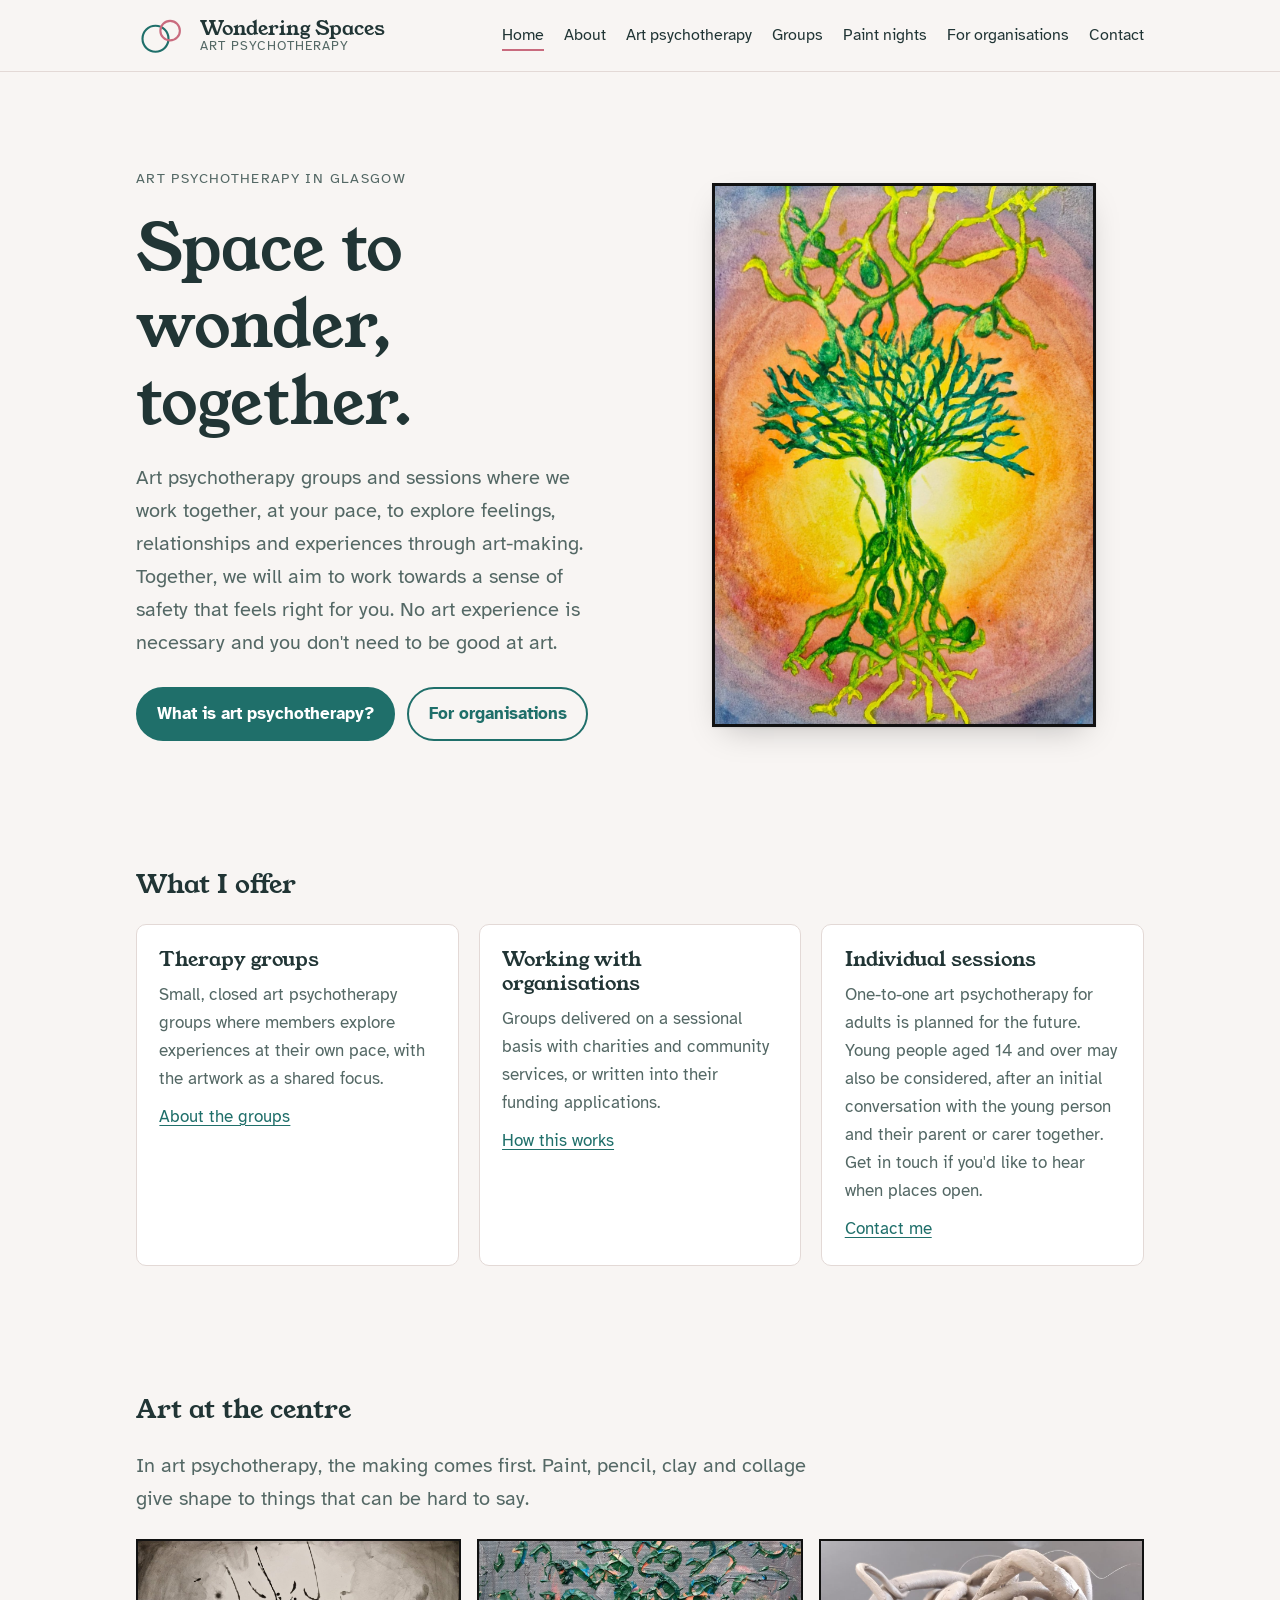
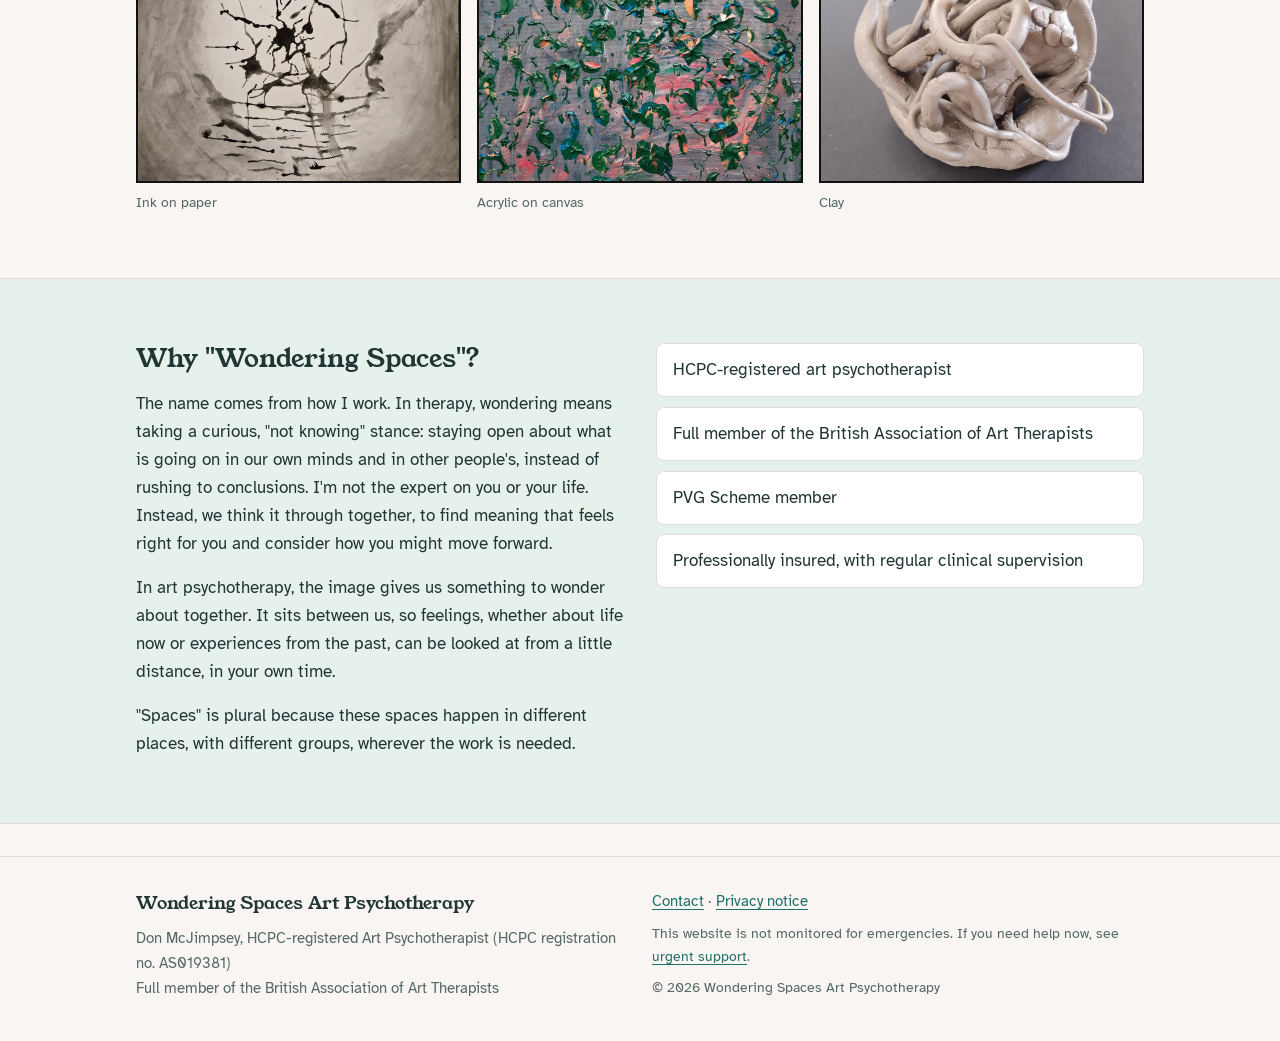
<file: index.html>
<!DOCTYPE html>
<html lang="en-GB">
<head>
<meta charset="utf-8">
<meta name="viewport" content="width=device-width, initial-scale=1">
<title>Wondering Spaces Art Psychotherapy</title>
<meta name="description" content="Art psychotherapy groups and sessions in Glasgow. A collaborative, unhurried space to explore feelings and relationships through art-making.">
<link rel="stylesheet" href="style.css">
</head>
<body>
<a class="skip" href="#main">Skip to content</a>
<header class="site-header">
  <div class="wrap header-inner">
    <a class="brand" href="index.html"><svg class="mark" viewBox="0 0 64 48" aria-hidden="true" focusable="false">
<circle cx="24" cy="28" r="16" class="mark-a" fill="none" stroke-width="2.6"/>
<circle cx="42" cy="18" r="12" class="mark-b" fill="none" stroke-width="2.6"/></svg><span>Wondering Spaces<small>Art Psychotherapy</small></span></a>
    <nav aria-label="Main"><ul>
<li><a href="index.html" aria-current="page">Home</a></li>
<li><a href="about.html">About</a></li>
<li><a href="art-psychotherapy.html">Art psychotherapy</a></li>
<li><a href="groups.html">Groups</a></li>
<li><a href="paint-nights.html">Paint nights</a></li>
<li><a href="organisations.html">For organisations</a></li>
<li><a href="contact.html">Contact</a></li>
    </ul></nav>
  </div>
</header>
<main id="main">
<section class="hero">
  <div class="wrap hero-inner has-art">
   <div class="hero-text">
    <p class="eyebrow">Art psychotherapy in Glasgow</p>
    <h1>Space to wonder, together.</h1>
    <p class="lede">Art psychotherapy groups and sessions where we work together, at your pace, to explore feelings, relationships and experiences through art-making. Together, we will aim to work towards a sense of safety that feels right for you. No art experience is necessary and you don't need to be good at art.</p>
    <div class="actions">
      <a class="btn" href="art-psychotherapy.html">What is art psychotherapy?</a>
      <a class="btn btn-quiet" href="organisations.html">For organisations</a>
    </div>
   </div>
    <figure class="hero-figure">
      <img src="images/art-tree.jpg" alt="Watercolour painting by Don: a green tree with branches reaching upwards and roots spreading downwards, set against a glowing circle of yellow and orange">
    </figure>
  </div>
</section>

<section class="wrap section">
  <h2>What I offer</h2>
  <div class="grid three">
    <article class="panel">
      <h3>Therapy groups</h3>
      <p>Small, closed art psychotherapy groups where members explore experiences at their own pace, with the artwork as a shared focus.</p>
      <a href="groups.html">About the groups</a>
    </article>
    <article class="panel">
      <h3>Working with organisations</h3>
      <p>Groups delivered on a sessional basis with charities and community services, or written into their funding applications.</p>
      <a href="organisations.html">How this works</a>
    </article>
    <article class="panel">
      <h3>Individual sessions</h3>
      <p>One-to-one art psychotherapy for adults is planned for the future. Young people aged 14 and over may also be considered, after an initial conversation with the young person and their parent or carer together. Get in touch if you'd like to hear when places open.</p>
      <a href="contact.html">Contact me</a>
    </article>
  </div>
</section>


<section class="wrap section">
  <h2>Art at the centre</h2>
  <p class="lede">In art psychotherapy, the making comes first. Paint, pencil, clay and collage give shape to things that can be hard to say.</p>
  <div class="art-strip">
    <figure><img src="images/art-2.jpg" alt="Black ink on paper by Don: spattered, branching marks spread out from a dense centre over soft grey washes, with horizontal drips below" loading="lazy"><figcaption>Ink on paper</figcaption></figure>
    <figure><img src="images/art-3.jpg" alt="Thick acrylic painting by Don: raised curls of deep green paint with flecks of blue and peach over a soft grey and pink background" loading="lazy"><figcaption>Acrylic on canvas</figcaption></figure>
    <figure><img src="images/art-4.jpg" alt="Small clay sculpture by Don: coils of grey clay loop and tangle around a rounded central form, on black card" loading="lazy"><figcaption>Clay</figcaption></figure>
  </div>
</section>

<section class="band">
  <div class="wrap band-inner">
    <div>
      <h2>Why "Wondering Spaces"?</h2>
      <p>The name comes from how I work. In therapy, wondering means taking a curious, "not knowing" stance: staying open about what is going on in our own minds and in other people's, instead of rushing to conclusions. I'm not the expert on you or your life. Instead, we think it through together, to find meaning that feels right for you and consider how you might move forward.</p>
      <p>In art psychotherapy, the image gives us something to wonder about together. It sits between us, so feelings, whether about life now or experiences from the past, can be looked at from a little distance, in your own time.</p>
      <p>"Spaces" is plural because these spaces happen in different places, with different groups, wherever the work is needed.</p>
    </div>
    <ul class="creds" aria-label="Professional standards">
      <li>HCPC-registered art psychotherapist</li>
      <li>Full member of the British Association of Art Therapists</li>
      <li>PVG Scheme member</li>
      <li>Professionally insured, with regular clinical supervision</li>
    </ul>
  </div>
</section>

</main>
<footer class="site-footer">
  <div class="wrap footer-inner">
    <div>
      <p class="footer-name">Wondering Spaces Art Psychotherapy</p>
      <p>Don McJimpsey, HCPC-registered Art Psychotherapist (HCPC registration no. AS019381)<br>Full member of the British Association of Art Therapists</p>
    </div>
    <div>
      <p><a href="contact.html">Contact</a> · <a href="privacy.html">Privacy notice</a></p>
      <p class="small">This website is not monitored for emergencies. If you need help now, see <a href="contact.html#urgent">urgent support</a>.</p>
      <p class="small">© 2026 Wondering Spaces Art Psychotherapy</p>
    </div>
  </div>
</footer>
</body>
</html>
</file>
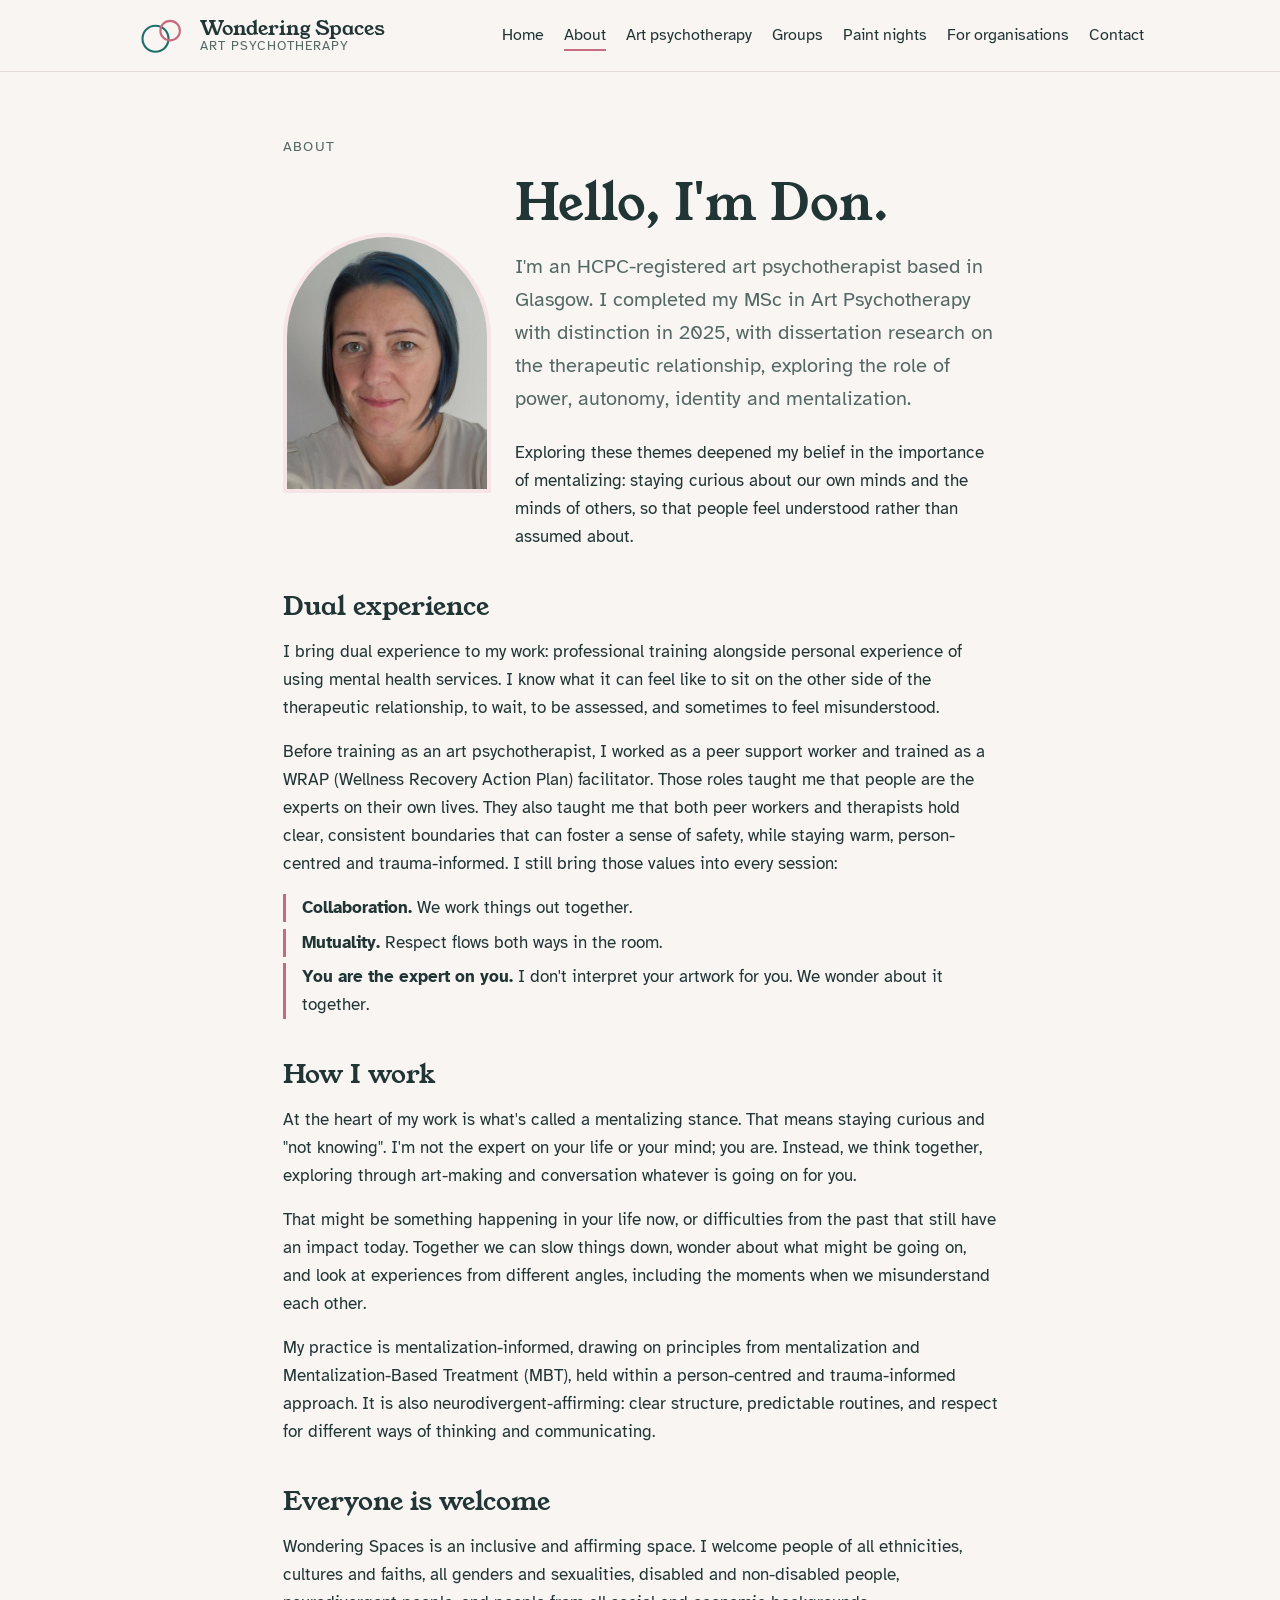
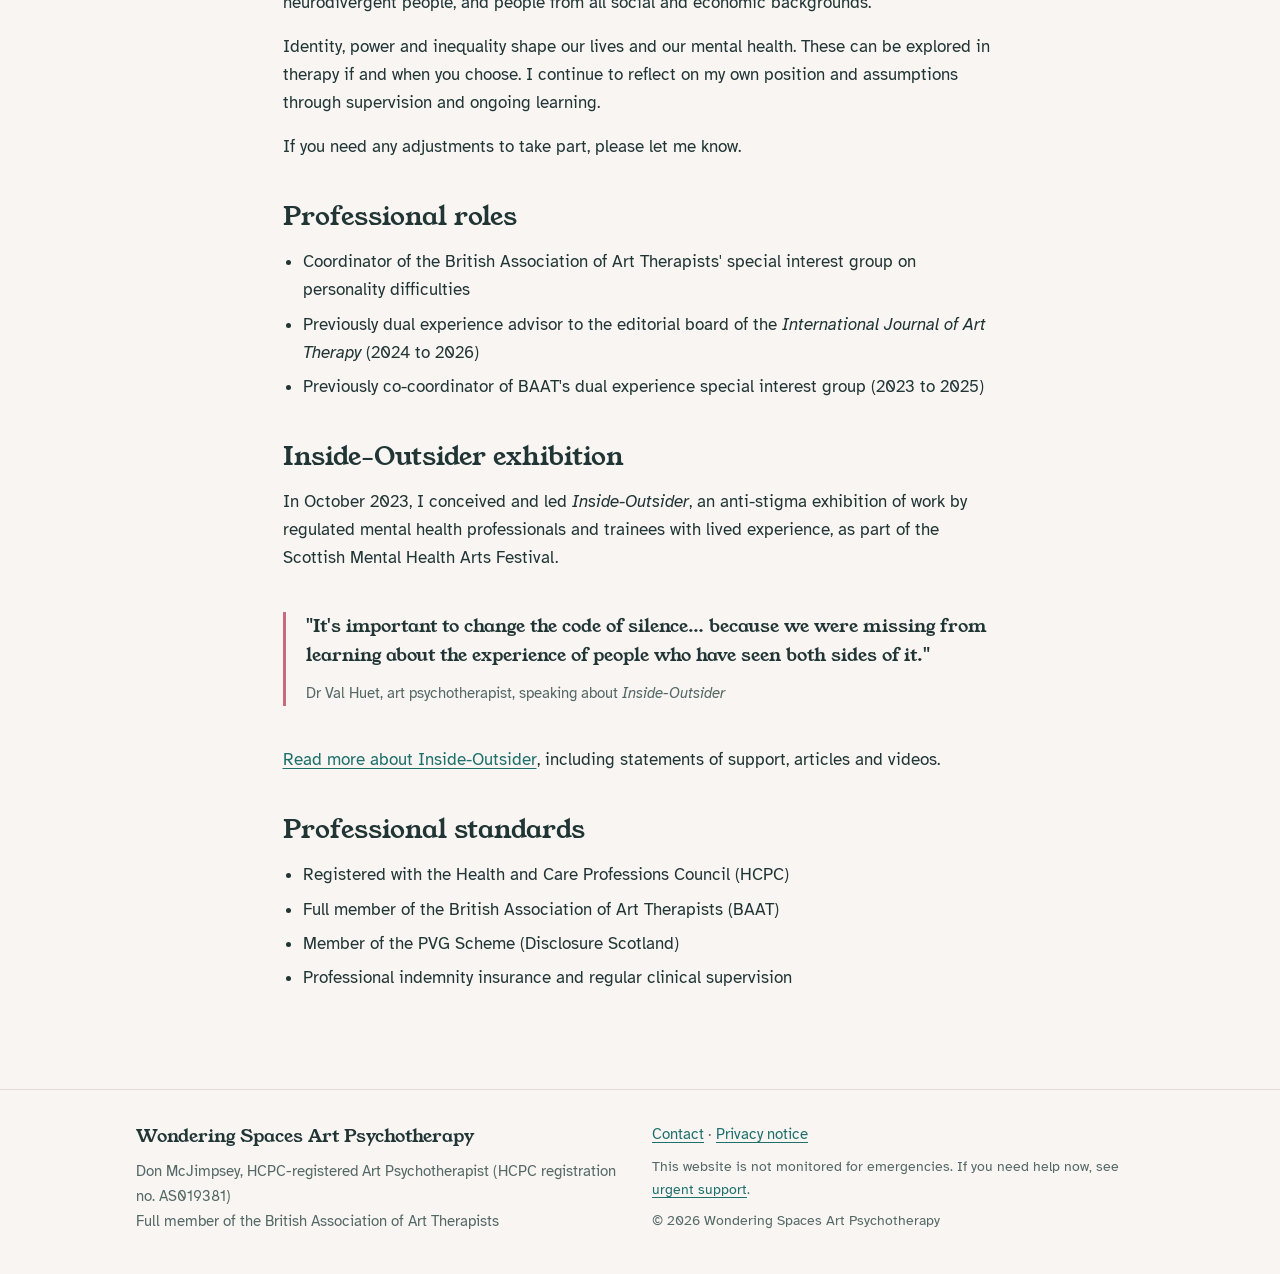
<file: about.html>
<!DOCTYPE html>
<html lang="en-GB">
<head>
<meta charset="utf-8">
<meta name="viewport" content="width=device-width, initial-scale=1">
<title>About Don | Wondering Spaces</title>
<meta name="description" content="About Don, HCPC-registered art psychotherapist in Glasgow, bringing dual experience to her practice.">
<link rel="stylesheet" href="style.css">
</head>
<body>
<a class="skip" href="#main">Skip to content</a>
<header class="site-header">
  <div class="wrap header-inner">
    <a class="brand" href="index.html"><svg class="mark" viewBox="0 0 64 48" aria-hidden="true" focusable="false">
<circle cx="24" cy="28" r="16" class="mark-a" fill="none" stroke-width="2.6"/>
<circle cx="42" cy="18" r="12" class="mark-b" fill="none" stroke-width="2.6"/></svg><span>Wondering Spaces<small>Art Psychotherapy</small></span></a>
    <nav aria-label="Main"><ul>
<li><a href="index.html">Home</a></li>
<li><a href="about.html" aria-current="page">About</a></li>
<li><a href="art-psychotherapy.html">Art psychotherapy</a></li>
<li><a href="groups.html">Groups</a></li>
<li><a href="paint-nights.html">Paint nights</a></li>
<li><a href="organisations.html">For organisations</a></li>
<li><a href="contact.html">Contact</a></li>
    </ul></nav>
  </div>
</header>
<main id="main">
<section class="wrap section prose">
  <p class="eyebrow">About</p>
  <div class="about-intro">
    <figure class="portrait"><img src="images/portrait.jpg" alt="Don McJimpsey, art psychotherapist, with a chin-length blue bob"></figure>
    <div class="about-text">
      <h1>Hello, I'm Don.</h1>
      <p class="lede">I'm an HCPC-registered art psychotherapist based in Glasgow. I completed my MSc in Art Psychotherapy with distinction in 2025, with dissertation research on the therapeutic relationship, exploring the role of power, autonomy, identity and mentalization.</p>
      <p>Exploring these themes deepened my belief in the importance of mentalizing: staying curious about our own minds and the minds of others, so that people feel understood rather than assumed about.</p>
    </div>
  </div>

  <h2>Dual experience</h2>
  <p>I bring dual experience to my work: professional training alongside personal experience of using mental health services. I know what it can feel like to sit on the other side of the therapeutic relationship, to wait, to be assessed, and sometimes to feel misunderstood.</p>
  <p>Before training as an art psychotherapist, I worked as a peer support worker and trained as a WRAP (Wellness Recovery Action Plan) facilitator. Those roles taught me that people are the experts on their own lives. They also taught me that both peer workers and therapists hold clear, consistent boundaries that can foster a sense of safety, while staying warm, person-centred and trauma-informed. I still bring those values into every session:</p>
  <ul class="values">
    <li><strong>Collaboration.</strong> We work things out together.</li>
    <li><strong>Mutuality.</strong> Respect flows both ways in the room.</li>
    <li><strong>You are the expert on you.</strong> I don't interpret your artwork for you. We wonder about it together.</li>
  </ul>

  <h2>How I work</h2>
  <p>At the heart of my work is what's called a mentalizing stance. That means staying curious and "not knowing". I'm not the expert on your life or your mind; you are. Instead, we think together, exploring through art-making and conversation whatever is going on for you.</p>
  <p>That might be something happening in your life now, or difficulties from the past that still have an impact today. Together we can slow things down, wonder about what might be going on, and look at experiences from different angles, including the moments when we misunderstand each other.</p>
  <p>My practice is mentalization-informed, drawing on principles from mentalization and Mentalization-Based Treatment (MBT), held within a person-centred and trauma-informed approach. It is also neurodivergent-affirming: clear structure, predictable routines, and respect for different ways of thinking and communicating.</p>

  <h2>Everyone is welcome</h2>
  <p>Wondering Spaces is an inclusive and affirming space. I welcome people of all ethnicities, cultures and faiths, all genders and sexualities, disabled and non-disabled people, neurodivergent people, and people from all social and economic backgrounds.</p>
  <p>Identity, power and inequality shape our lives and our mental health. These can be explored in therapy if and when you choose. I continue to reflect on my own position and assumptions through supervision and ongoing learning.</p>
  <p>If you need any adjustments to take part, please let me know.</p>

  <h2>Professional roles</h2>
  <ul>
    <li>Coordinator of the British Association of Art Therapists' special interest group on personality difficulties</li>
    <li>Previously dual experience advisor to the editorial board of the <em>International Journal of Art Therapy</em> (2024 to 2026)</li>
    <li>Previously co-coordinator of BAAT's dual experience special interest group (2023 to 2025)</li>
  </ul>

  <h2>Inside-Outsider exhibition</h2>
  <p>In October 2023, I conceived and led <em>Inside-Outsider</em>, an anti-stigma exhibition of work by regulated mental health professionals and trainees with lived experience, as part of the Scottish Mental Health Arts Festival.</p>
  <figure class="quote">
    <blockquote><p>"It's important to change the code of silence… because we were missing from learning about the experience of people who have seen both sides of it."</p></blockquote>
    <figcaption>Dr Val Huet, art psychotherapist, speaking about <em>Inside-Outsider</em></figcaption>
  </figure>
  <p><a href="inside-outsider.html">Read more about Inside-Outsider</a>, including statements of support, articles and videos.</p>

  <h2>Professional standards</h2>
  <ul>
    <li>Registered with the Health and Care Professions Council (HCPC)</li>
    <li>Full member of the British Association of Art Therapists (BAAT)</li>
    <li>Member of the PVG Scheme (Disclosure Scotland)</li>
    <li>Professional indemnity insurance and regular clinical supervision</li>
  </ul>
</section>

</main>
<footer class="site-footer">
  <div class="wrap footer-inner">
    <div>
      <p class="footer-name">Wondering Spaces Art Psychotherapy</p>
      <p>Don McJimpsey, HCPC-registered Art Psychotherapist (HCPC registration no. AS019381)<br>Full member of the British Association of Art Therapists</p>
    </div>
    <div>
      <p><a href="contact.html">Contact</a> · <a href="privacy.html">Privacy notice</a></p>
      <p class="small">This website is not monitored for emergencies. If you need help now, see <a href="contact.html#urgent">urgent support</a>.</p>
      <p class="small">© 2026 Wondering Spaces Art Psychotherapy</p>
    </div>
  </div>
</footer>
</body>
</html>
</file>
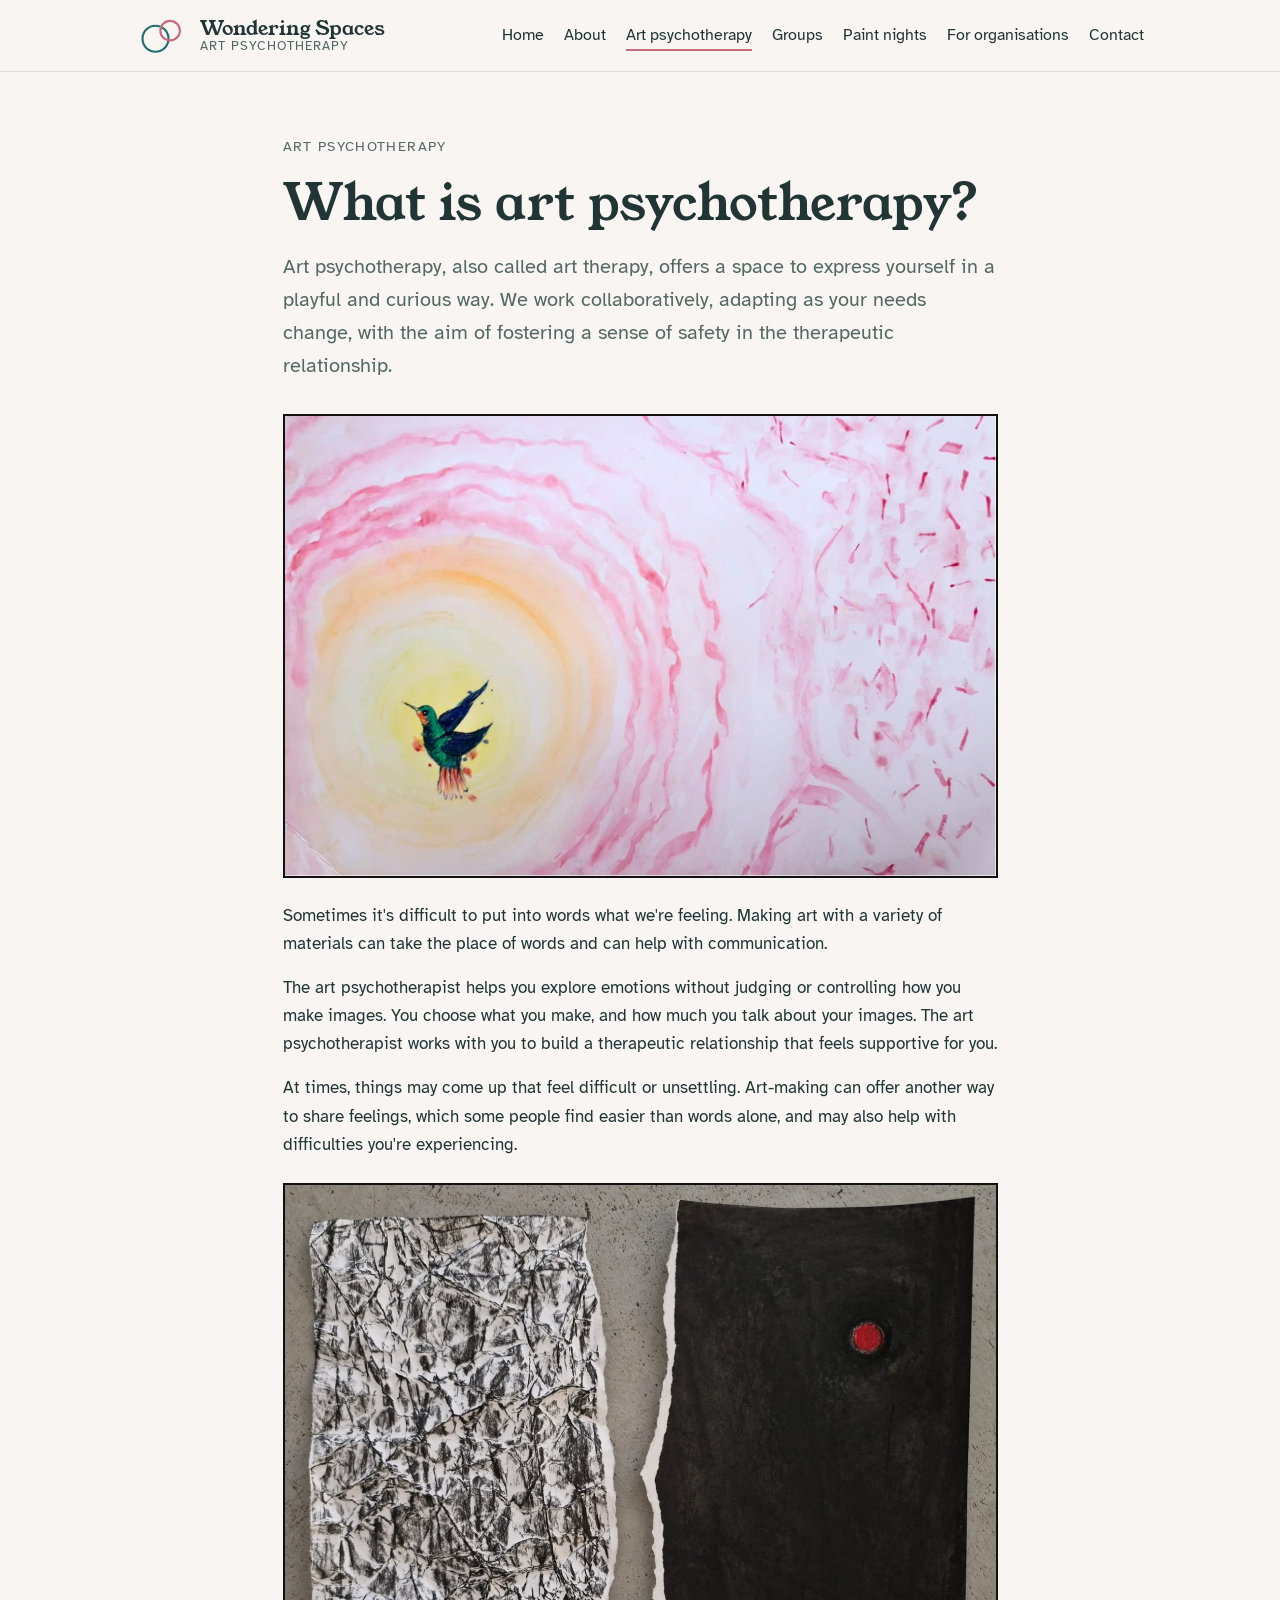
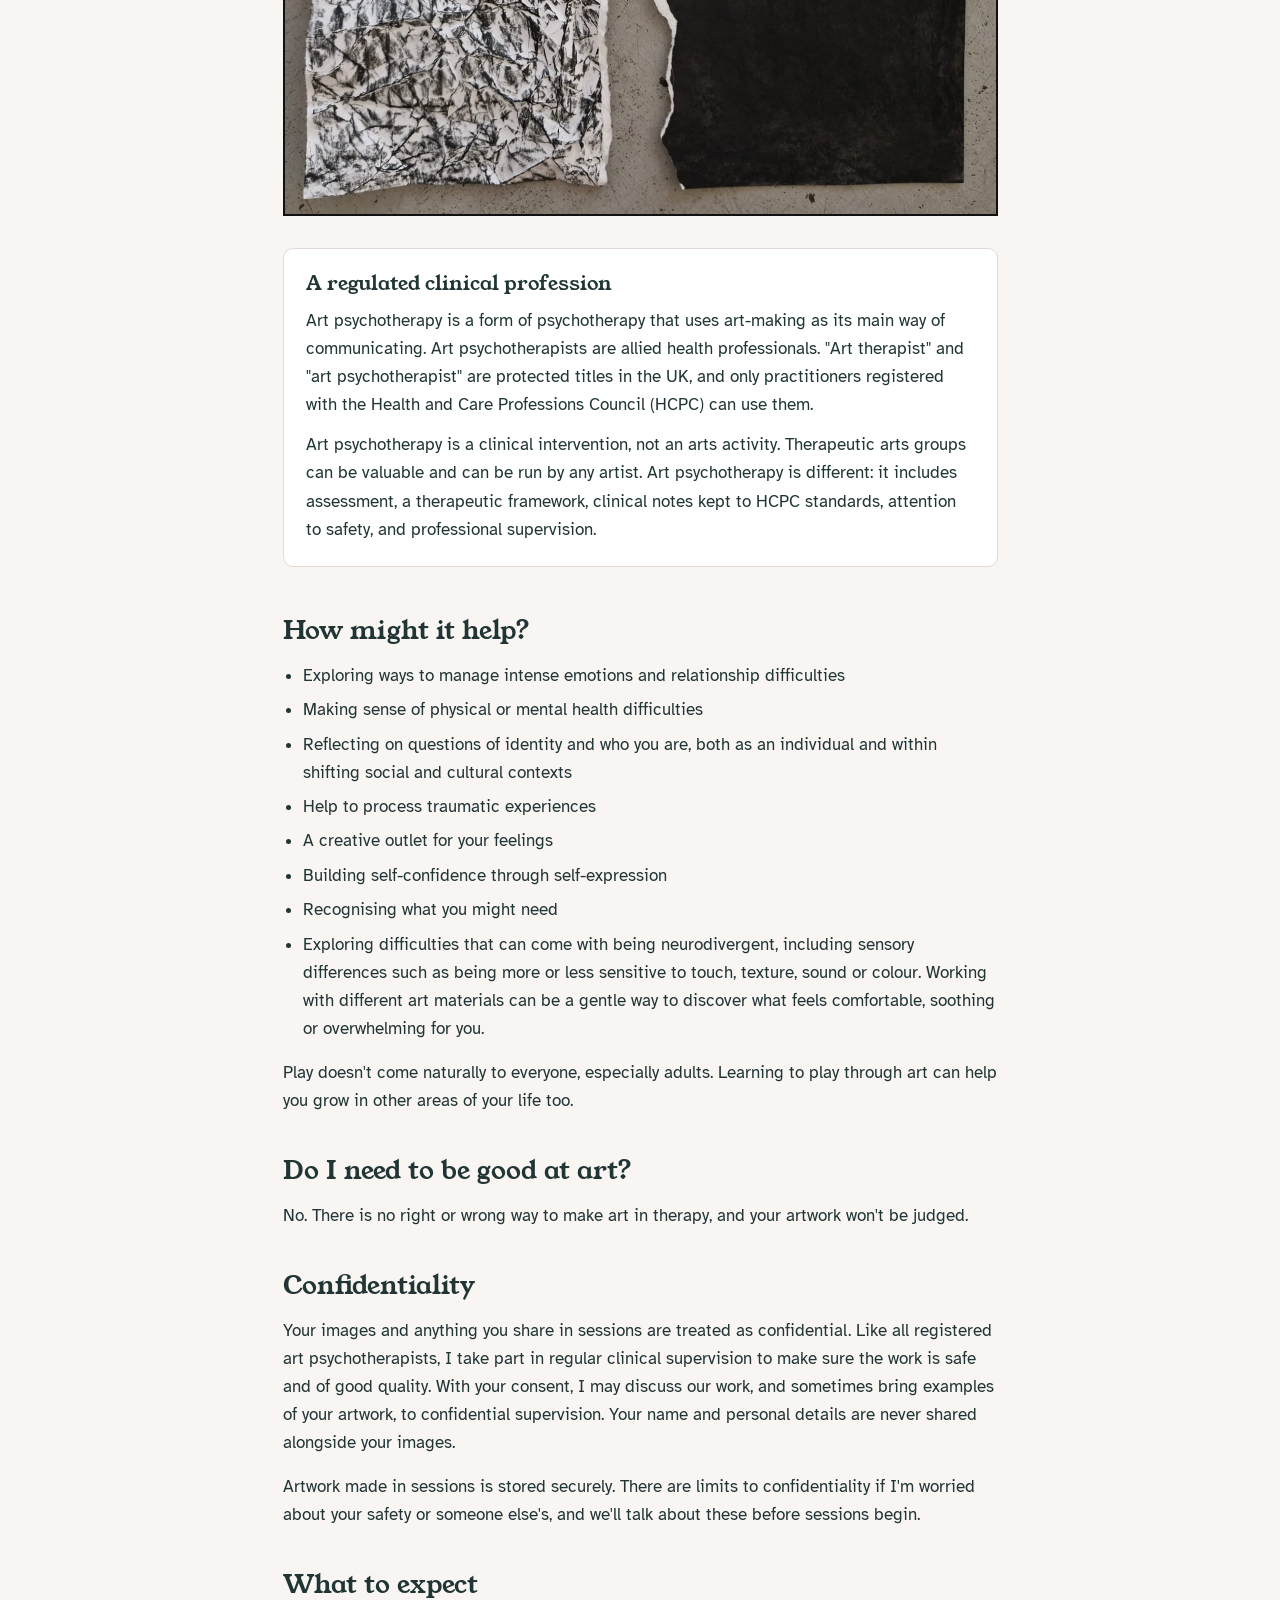
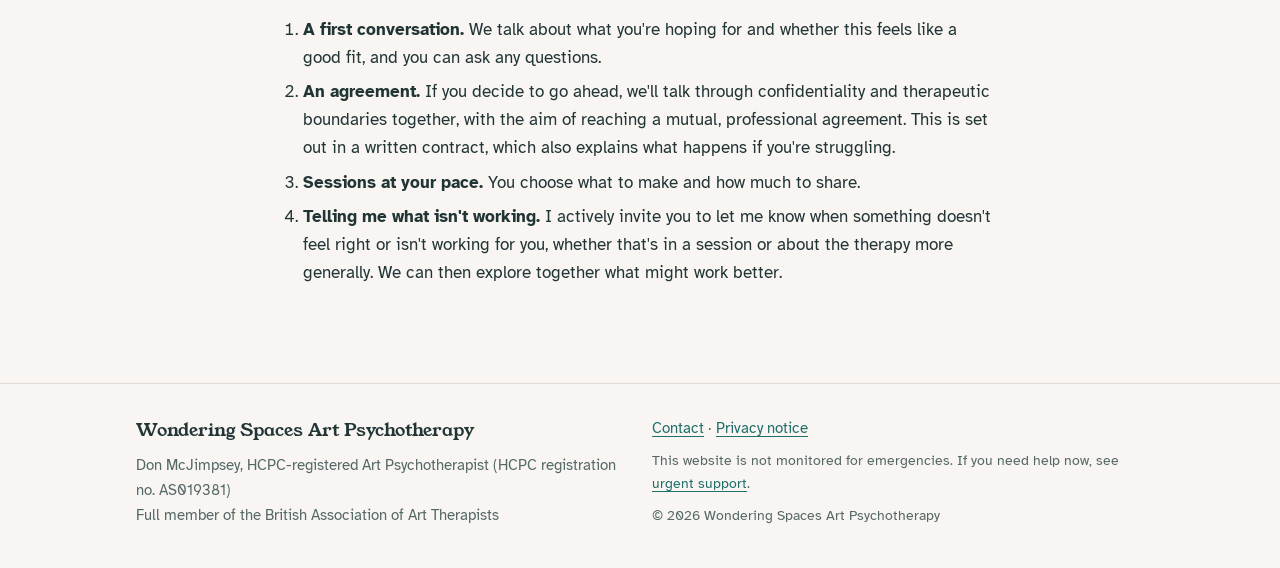
<file: art-psychotherapy.html>
<!DOCTYPE html>
<html lang="en-GB">
<head>
<meta charset="utf-8">
<meta name="viewport" content="width=device-width, initial-scale=1">
<title>What is Art Psychotherapy? | Wondering Spaces</title>
<meta name="description" content="What art psychotherapy is, how it can help, and what to expect from sessions.">
<link rel="stylesheet" href="style.css">
</head>
<body>
<a class="skip" href="#main">Skip to content</a>
<header class="site-header">
  <div class="wrap header-inner">
    <a class="brand" href="index.html"><svg class="mark" viewBox="0 0 64 48" aria-hidden="true" focusable="false">
<circle cx="24" cy="28" r="16" class="mark-a" fill="none" stroke-width="2.6"/>
<circle cx="42" cy="18" r="12" class="mark-b" fill="none" stroke-width="2.6"/></svg><span>Wondering Spaces<small>Art Psychotherapy</small></span></a>
    <nav aria-label="Main"><ul>
<li><a href="index.html">Home</a></li>
<li><a href="about.html">About</a></li>
<li><a href="art-psychotherapy.html" aria-current="page">Art psychotherapy</a></li>
<li><a href="groups.html">Groups</a></li>
<li><a href="paint-nights.html">Paint nights</a></li>
<li><a href="organisations.html">For organisations</a></li>
<li><a href="contact.html">Contact</a></li>
    </ul></nav>
  </div>
</header>
<main id="main">
<section class="wrap section prose">
  <p class="eyebrow">Art psychotherapy</p>
  <h1>What is art psychotherapy?</h1>
  <p class="lede">Art psychotherapy, also called art therapy, offers a space to express yourself in a playful and curious way. We work collaboratively, adapting as your needs change, with the aim of fostering a sense of safety in the therapeutic relationship.</p>
  <figure class="page-figure"><img class="whole" src="images/art-hummingbird.jpg" alt="Painting by Don: a small green and blue hummingbird inside a glowing yellow and orange circle, surrounded by rippling pink washes"></figure>
  <p>Sometimes it's difficult to put into words what we're feeling. Making art with a variety of materials can take the place of words and can help with communication.</p>
  <p>The art psychotherapist helps you explore emotions without judging or controlling how you make images. You choose what you make, and how much you talk about your images. The art psychotherapist works with you to build a therapeutic relationship that feels supportive for you.</p>
  <p>At times, things may come up that feel difficult or unsettling. Art-making can offer another way to share feelings, which some people find easier than words alone, and may also help with difficulties you're experiencing.</p>
  <figure class="page-figure"><img class="whole" src="images/art-diptych.jpg" alt="Two torn pieces of paper by Don: on the left, crumpled white paper rubbed with charcoal; on the right, a dark sheet with a single small red circle" loading="lazy"></figure>

  <aside class="note">
    <h2>A regulated clinical profession</h2>
    <p>Art psychotherapy is a form of psychotherapy that uses art-making as its main way of communicating. Art psychotherapists are allied health professionals. "Art therapist" and "art psychotherapist" are protected titles in the UK, and only practitioners registered with the Health and Care Professions Council (HCPC) can use them.</p>
    <p>Art psychotherapy is a clinical intervention, not an arts activity. Therapeutic arts groups can be valuable and can be run by any artist. Art psychotherapy is different: it includes assessment, a therapeutic framework, clinical notes kept to HCPC standards, attention to safety, and professional supervision.</p>
  </aside>

  <h2>How might it help?</h2>
  <ul class="benefits">
    <li>Exploring ways to manage intense emotions and relationship difficulties</li>
    <li>Making sense of physical or mental health difficulties</li>
    <li>Reflecting on questions of identity and who you are, both as an individual and within shifting social and cultural contexts</li>
    <li>Help to process traumatic experiences</li>
    <li>A creative outlet for your feelings</li>
    <li>Building self-confidence through self-expression</li>
    <li>Recognising what you might need</li>
    <li>Exploring difficulties that can come with being neurodivergent, including sensory differences such as being more or less sensitive to touch, texture, sound or colour. Working with different art materials can be a gentle way to discover what feels comfortable, soothing or overwhelming for you.</li>
  </ul>
  <p>Play doesn't come naturally to everyone, especially adults. Learning to play through art can help you grow in other areas of your life too.</p>

  <h2>Do I need to be good at art?</h2>
  <p>No. There is no right or wrong way to make art in therapy, and your artwork won't be judged.</p>

  <h2>Confidentiality</h2>
  <p>Your images and anything you share in sessions are treated as confidential. Like all registered art psychotherapists, I take part in regular clinical supervision to make sure the work is safe and of good quality. With your consent, I may discuss our work, and sometimes bring examples of your artwork, to confidential supervision. Your name and personal details are never shared alongside your images.</p>
  <p>Artwork made in sessions is stored securely. There are limits to confidentiality if I'm worried about your safety or someone else's, and we'll talk about these before sessions begin.</p>

  <h2>What to expect</h2>
  <ol>
    <li><strong>A first conversation.</strong> We talk about what you're hoping for and whether this feels like a good fit, and you can ask any questions.</li>
    <li><strong>An agreement.</strong> If you decide to go ahead, we'll talk through confidentiality and therapeutic boundaries together, with the aim of reaching a mutual, professional agreement. This is set out in a written contract, which also explains what happens if you're struggling.</li>
    <li><strong>Sessions at your pace.</strong> You choose what to make and how much to share.</li>
    <li><strong>Telling me what isn't working.</strong> I actively invite you to let me know when something doesn't feel right or isn't working for you, whether that's in a session or about the therapy more generally. We can then explore together what might work better.</li>
  </ol>
</section>

</main>
<footer class="site-footer">
  <div class="wrap footer-inner">
    <div>
      <p class="footer-name">Wondering Spaces Art Psychotherapy</p>
      <p>Don McJimpsey, HCPC-registered Art Psychotherapist (HCPC registration no. AS019381)<br>Full member of the British Association of Art Therapists</p>
    </div>
    <div>
      <p><a href="contact.html">Contact</a> · <a href="privacy.html">Privacy notice</a></p>
      <p class="small">This website is not monitored for emergencies. If you need help now, see <a href="contact.html#urgent">urgent support</a>.</p>
      <p class="small">© 2026 Wondering Spaces Art Psychotherapy</p>
    </div>
  </div>
</footer>
</body>
</html>
</file>
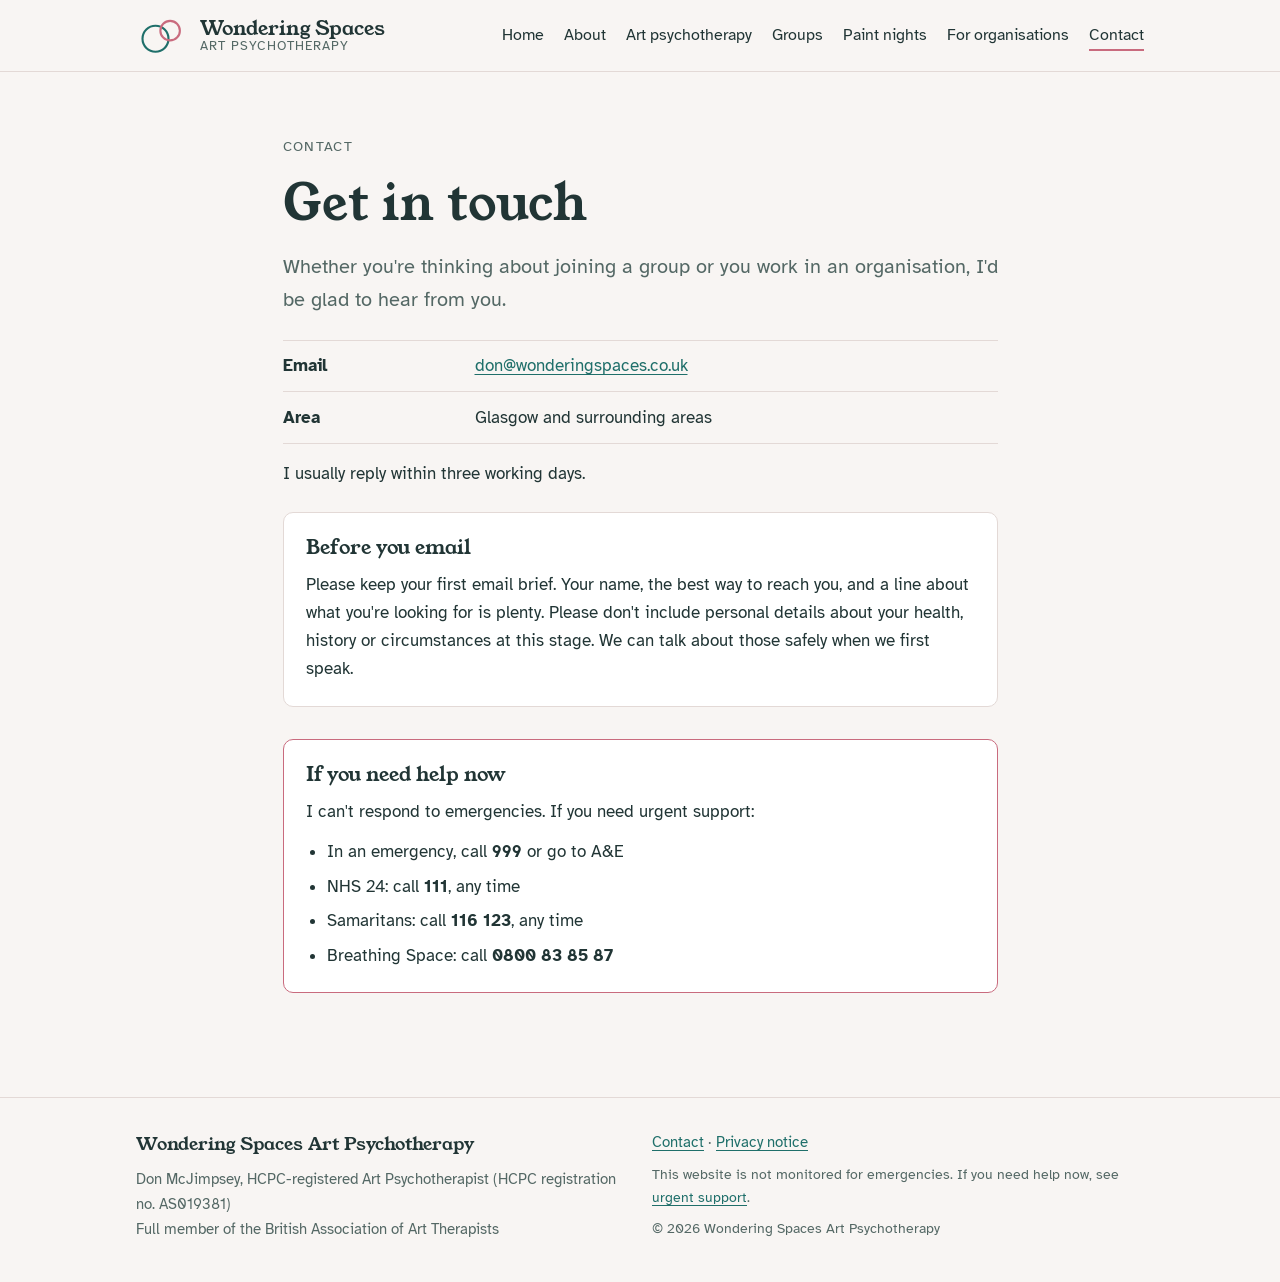
<file: contact.html>
<!DOCTYPE html>
<html lang="en-GB">
<head>
<meta charset="utf-8">
<meta name="viewport" content="width=device-width, initial-scale=1">
<title>Contact | Wondering Spaces</title>
<meta name="description" content="Contact Wondering Spaces Art Psychotherapy in Glasgow.">
<link rel="stylesheet" href="style.css">
</head>
<body>
<a class="skip" href="#main">Skip to content</a>
<header class="site-header">
  <div class="wrap header-inner">
    <a class="brand" href="index.html"><svg class="mark" viewBox="0 0 64 48" aria-hidden="true" focusable="false">
<circle cx="24" cy="28" r="16" class="mark-a" fill="none" stroke-width="2.6"/>
<circle cx="42" cy="18" r="12" class="mark-b" fill="none" stroke-width="2.6"/></svg><span>Wondering Spaces<small>Art Psychotherapy</small></span></a>
    <nav aria-label="Main"><ul>
<li><a href="index.html">Home</a></li>
<li><a href="about.html">About</a></li>
<li><a href="art-psychotherapy.html">Art psychotherapy</a></li>
<li><a href="groups.html">Groups</a></li>
<li><a href="paint-nights.html">Paint nights</a></li>
<li><a href="organisations.html">For organisations</a></li>
<li><a href="contact.html" aria-current="page">Contact</a></li>
    </ul></nav>
  </div>
</header>
<main id="main">
<section class="wrap section prose">
  <p class="eyebrow">Contact</p>
  <h1>Get in touch</h1>
  <p class="lede">Whether you're thinking about joining a group or you work in an organisation, I'd be glad to hear from you.</p>
  <dl class="facts">
    <div><dt>Email</dt><dd><a href="mailto:don@wonderingspaces.co.uk">don@wonderingspaces.co.uk</a></dd></div>
    <div><dt>Area</dt><dd>Glasgow and surrounding areas</dd></div>
  </dl>
  <p>I usually reply within three working days.</p>
  <aside class="note">
    <h2>Before you email</h2>
    <p>Please keep your first email brief. Your name, the best way to reach you, and a line about what you're looking for is plenty. Please don't include personal details about your health, history or circumstances at this stage. We can talk about those safely when we first speak.</p>
  </aside>

  <aside class="note urgent" id="urgent">
    <h2>If you need help now</h2>
    <p>I can't respond to emergencies. If you need urgent support:</p>
    <ul>
      <li>In an emergency, call <strong>999</strong> or go to A&amp;E</li>
      <li>NHS 24: call <strong>111</strong>, any time</li>
      <li>Samaritans: call <strong>116 123</strong>, any time</li>
      <li>Breathing Space: call <strong>0800 83 85 87</strong></li>
    </ul>
  </aside>
</section>

</main>
<footer class="site-footer">
  <div class="wrap footer-inner">
    <div>
      <p class="footer-name">Wondering Spaces Art Psychotherapy</p>
      <p>Don McJimpsey, HCPC-registered Art Psychotherapist (HCPC registration no. AS019381)<br>Full member of the British Association of Art Therapists</p>
    </div>
    <div>
      <p><a href="contact.html">Contact</a> · <a href="privacy.html">Privacy notice</a></p>
      <p class="small">This website is not monitored for emergencies. If you need help now, see <a href="contact.html#urgent">urgent support</a>.</p>
      <p class="small">© 2026 Wondering Spaces Art Psychotherapy</p>
    </div>
  </div>
</footer>
</body>
</html>
</file>
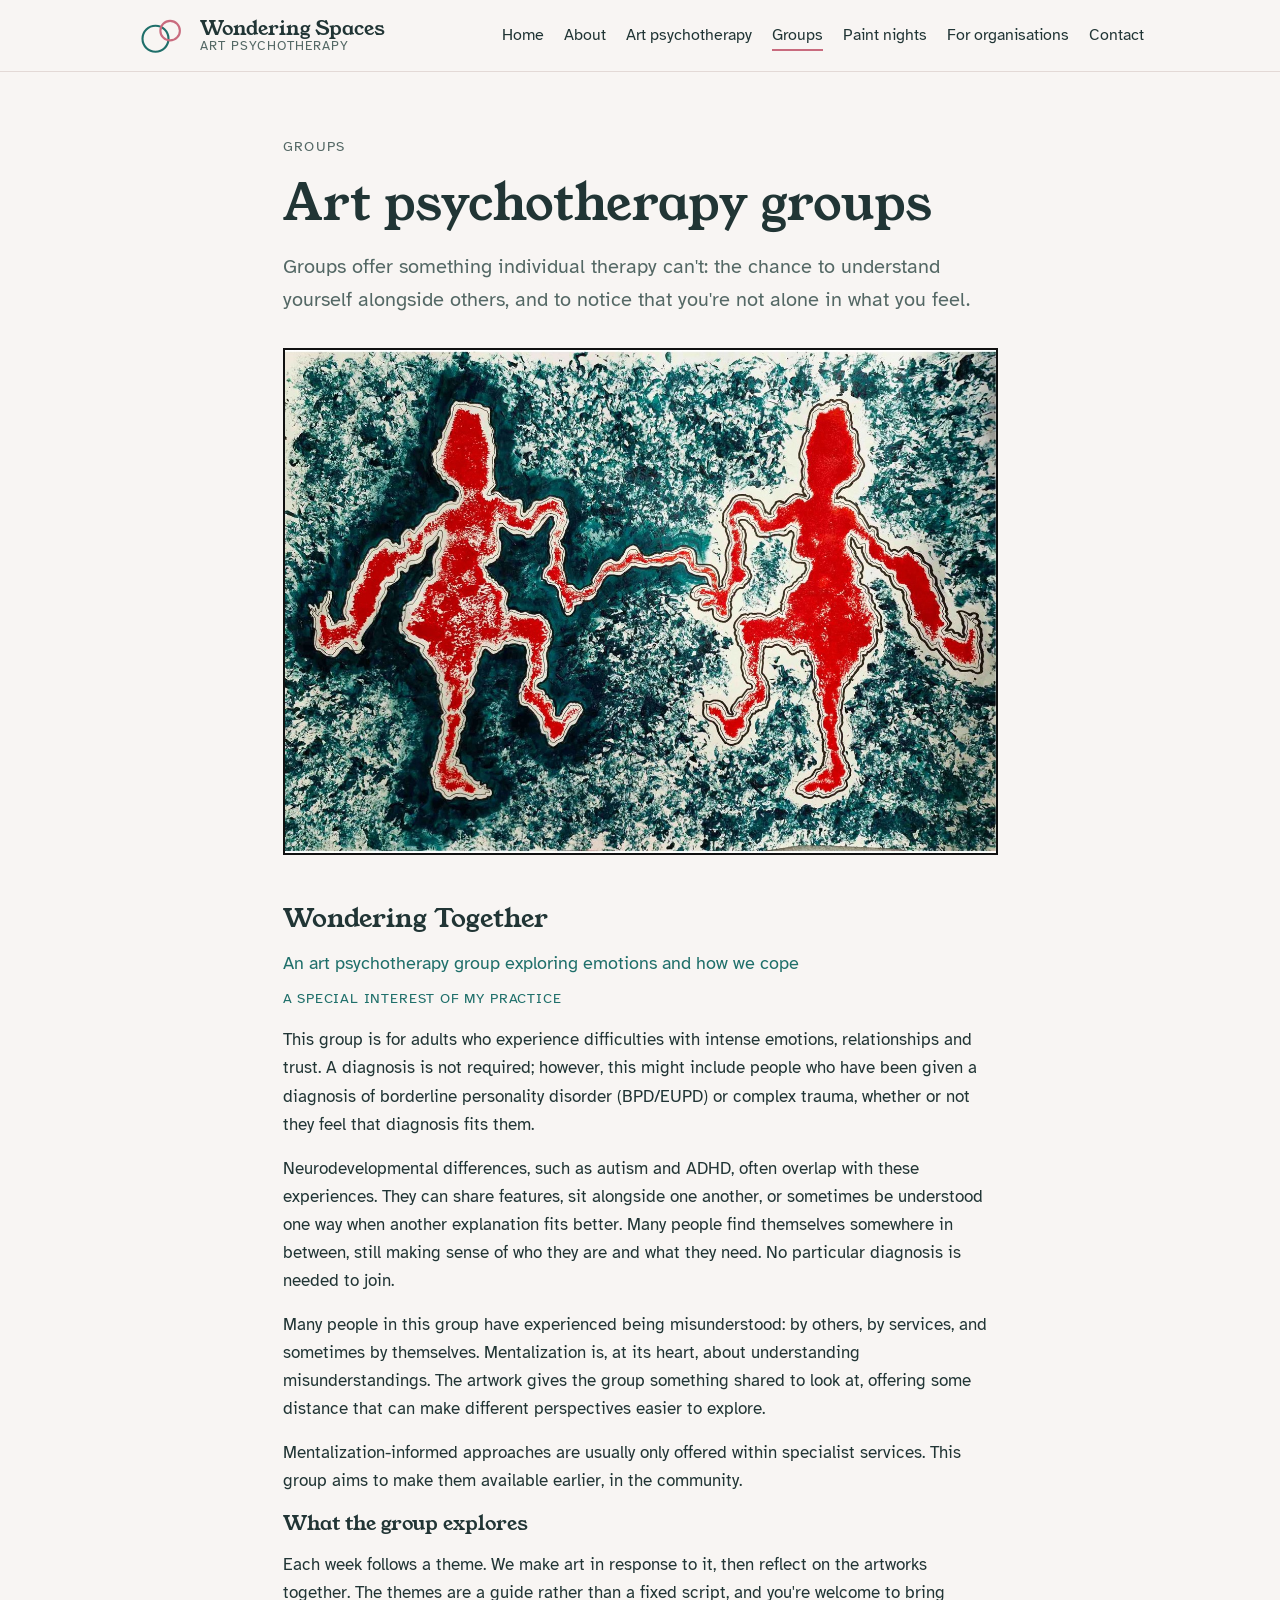
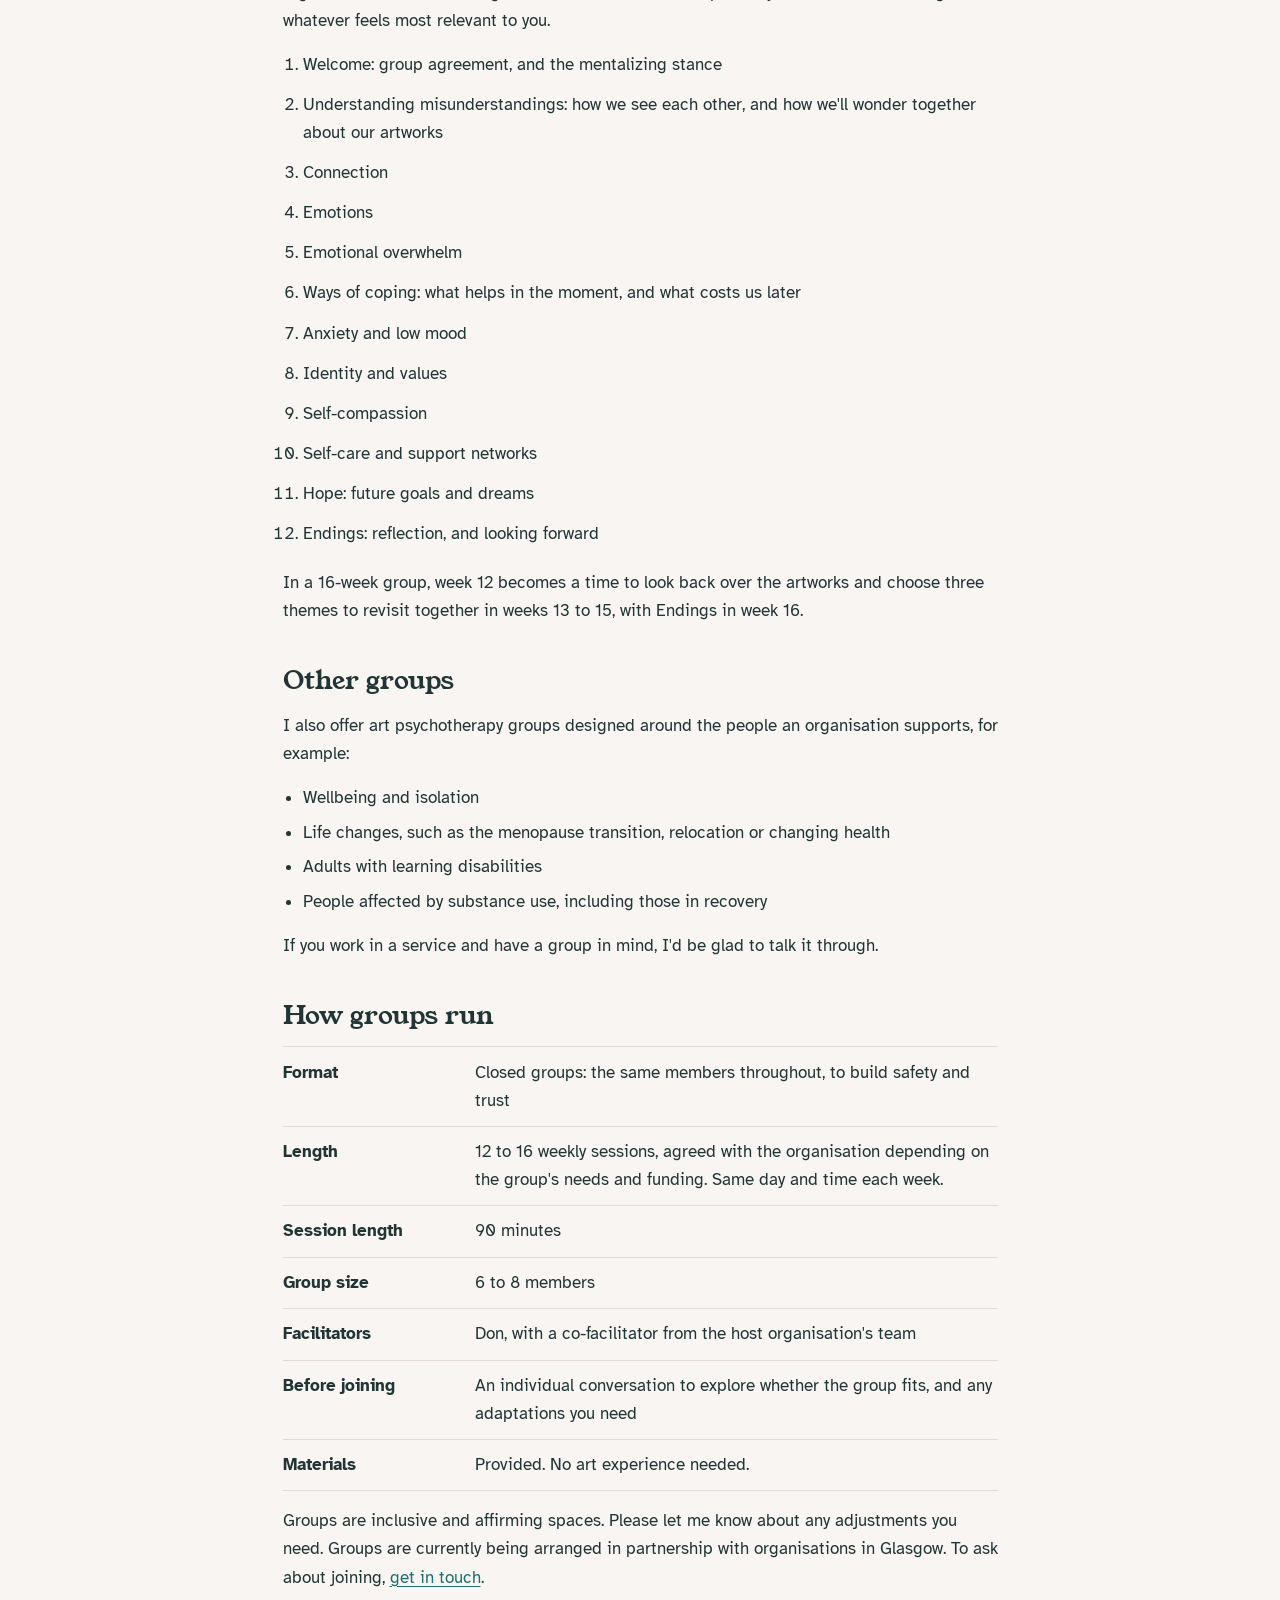
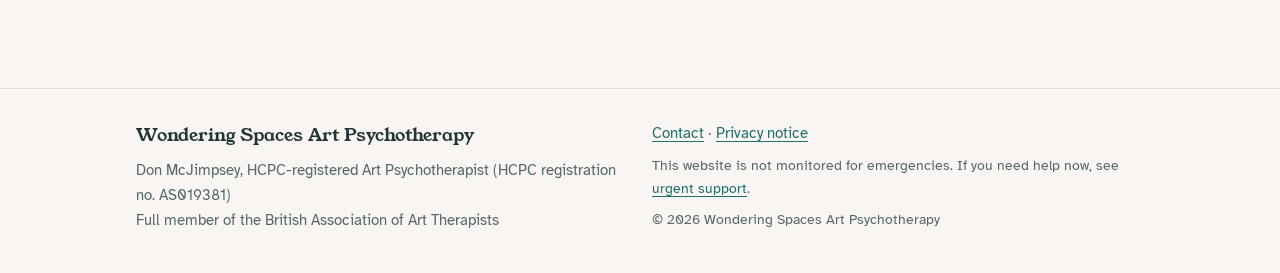
<file: groups.html>
<!DOCTYPE html>
<html lang="en-GB">
<head>
<meta charset="utf-8">
<meta name="viewport" content="width=device-width, initial-scale=1">
<title>Art Psychotherapy Groups | Wondering Spaces</title>
<meta name="description" content="Mentalization-informed art psychotherapy groups in Glasgow, including a specialist group for people who struggle with intense emotions, relationships and trust.">
<link rel="stylesheet" href="style.css">
</head>
<body>
<a class="skip" href="#main">Skip to content</a>
<header class="site-header">
  <div class="wrap header-inner">
    <a class="brand" href="index.html"><svg class="mark" viewBox="0 0 64 48" aria-hidden="true" focusable="false">
<circle cx="24" cy="28" r="16" class="mark-a" fill="none" stroke-width="2.6"/>
<circle cx="42" cy="18" r="12" class="mark-b" fill="none" stroke-width="2.6"/></svg><span>Wondering Spaces<small>Art Psychotherapy</small></span></a>
    <nav aria-label="Main"><ul>
<li><a href="index.html">Home</a></li>
<li><a href="about.html">About</a></li>
<li><a href="art-psychotherapy.html">Art psychotherapy</a></li>
<li><a href="groups.html" aria-current="page">Groups</a></li>
<li><a href="paint-nights.html">Paint nights</a></li>
<li><a href="organisations.html">For organisations</a></li>
<li><a href="contact.html">Contact</a></li>
    </ul></nav>
  </div>
</header>
<main id="main">
<section class="wrap section prose">
  <p class="eyebrow">Groups</p>
  <h1>Art psychotherapy groups</h1>
  <p class="lede">Groups offer something individual therapy can't: the chance to understand yourself alongside others, and to notice that you're not alone in what you feel.</p>
  <figure class="page-figure"><img class="whole" src="images/art-figures.jpg" alt="Painting by Don: two red figures outlined in black, each reaching out with a long arm so their hands meet, against a textured teal background"></figure>

  <h2>Wondering Together</h2>
  <p class="sub-title">An art psychotherapy group exploring emotions and how we cope</p>
  <p class="tag">A special interest of my practice</p>
  <p>This group is for adults who experience difficulties with intense emotions, relationships and trust. A diagnosis is not required; however, this might include people who have been given a diagnosis of borderline personality disorder (BPD/EUPD) or complex trauma, whether or not they feel that diagnosis fits them.</p>
  <p>Neurodevelopmental differences, such as autism and ADHD, often overlap with these experiences. They can share features, sit alongside one another, or sometimes be understood one way when another explanation fits better. Many people find themselves somewhere in between, still making sense of who they are and what they need. No particular diagnosis is needed to join.</p>
  <p>Many people in this group have experienced being misunderstood: by others, by services, and sometimes by themselves. Mentalization is, at its heart, about understanding misunderstandings. The artwork gives the group something shared to look at, offering some distance that can make different perspectives easier to explore.</p>
  <p>Mentalization-informed approaches are usually only offered within specialist services. This group aims to make them available earlier, in the community.</p>

  <h3>What the group explores</h3>
  <p>Each week follows a theme. We make art in response to it, then reflect on the artworks together. The themes are a guide rather than a fixed script, and you're welcome to bring whatever feels most relevant to you.</p>
  <ol class="themes">
    <li>Welcome: group agreement, and the mentalizing stance</li>
    <li>Understanding misunderstandings: how we see each other, and how we'll wonder together about our artworks</li>
    <li>Connection</li>
    <li>Emotions</li>
    <li>Emotional overwhelm</li>
    <li>Ways of coping: what helps in the moment, and what costs us later</li>
    <li>Anxiety and low mood</li>
    <li>Identity and values</li>
    <li>Self-compassion</li>
    <li>Self-care and support networks</li>
    <li>Hope: future goals and dreams</li>
    <li>Endings: reflection, and looking forward</li>
  </ol>
  <p>In a 16-week group, week 12 becomes a time to look back over the artworks and choose three themes to revisit together in weeks 13 to 15, with Endings in week 16.</p>

  <h2>Other groups</h2>
  <p>I also offer art psychotherapy groups designed around the people an organisation supports, for example:</p>
  <ul>
    <li>Wellbeing and isolation</li>
    <li>Life changes, such as the menopause transition, relocation or changing health</li>
    <li>Adults with learning disabilities</li>
    <li>People affected by substance use, including those in recovery</li>
  </ul>
  <p>If you work in a service and have a group in mind, I'd be glad to talk it through.</p>

  <h2>How groups run</h2>
  <dl class="facts">
    <div><dt>Format</dt><dd>Closed groups: the same members throughout, to build safety and trust</dd></div>
    <div><dt>Length</dt><dd>12 to 16 weekly sessions, agreed with the organisation depending on the group's needs and funding. Same day and time each week.</dd></div>
    <div><dt>Session length</dt><dd>90 minutes</dd></div>
    <div><dt>Group size</dt><dd>6 to 8 members</dd></div>
    <div><dt>Facilitators</dt><dd>Don, with a co-facilitator from the host organisation's team</dd></div>
    <div><dt>Before joining</dt><dd>An individual conversation to explore whether the group fits, and any adaptations you need</dd></div>
    <div><dt>Materials</dt><dd>Provided. No art experience needed.</dd></div>
  </dl>
  <p>Groups are inclusive and affirming spaces. Please let me know about any adjustments you need. Groups are currently being arranged in partnership with organisations in Glasgow. To ask about joining, <a href="contact.html">get in touch</a>.</p>
</section>

</main>
<footer class="site-footer">
  <div class="wrap footer-inner">
    <div>
      <p class="footer-name">Wondering Spaces Art Psychotherapy</p>
      <p>Don McJimpsey, HCPC-registered Art Psychotherapist (HCPC registration no. AS019381)<br>Full member of the British Association of Art Therapists</p>
    </div>
    <div>
      <p><a href="contact.html">Contact</a> · <a href="privacy.html">Privacy notice</a></p>
      <p class="small">This website is not monitored for emergencies. If you need help now, see <a href="contact.html#urgent">urgent support</a>.</p>
      <p class="small">© 2026 Wondering Spaces Art Psychotherapy</p>
    </div>
  </div>
</footer>
</body>
</html>
</file>
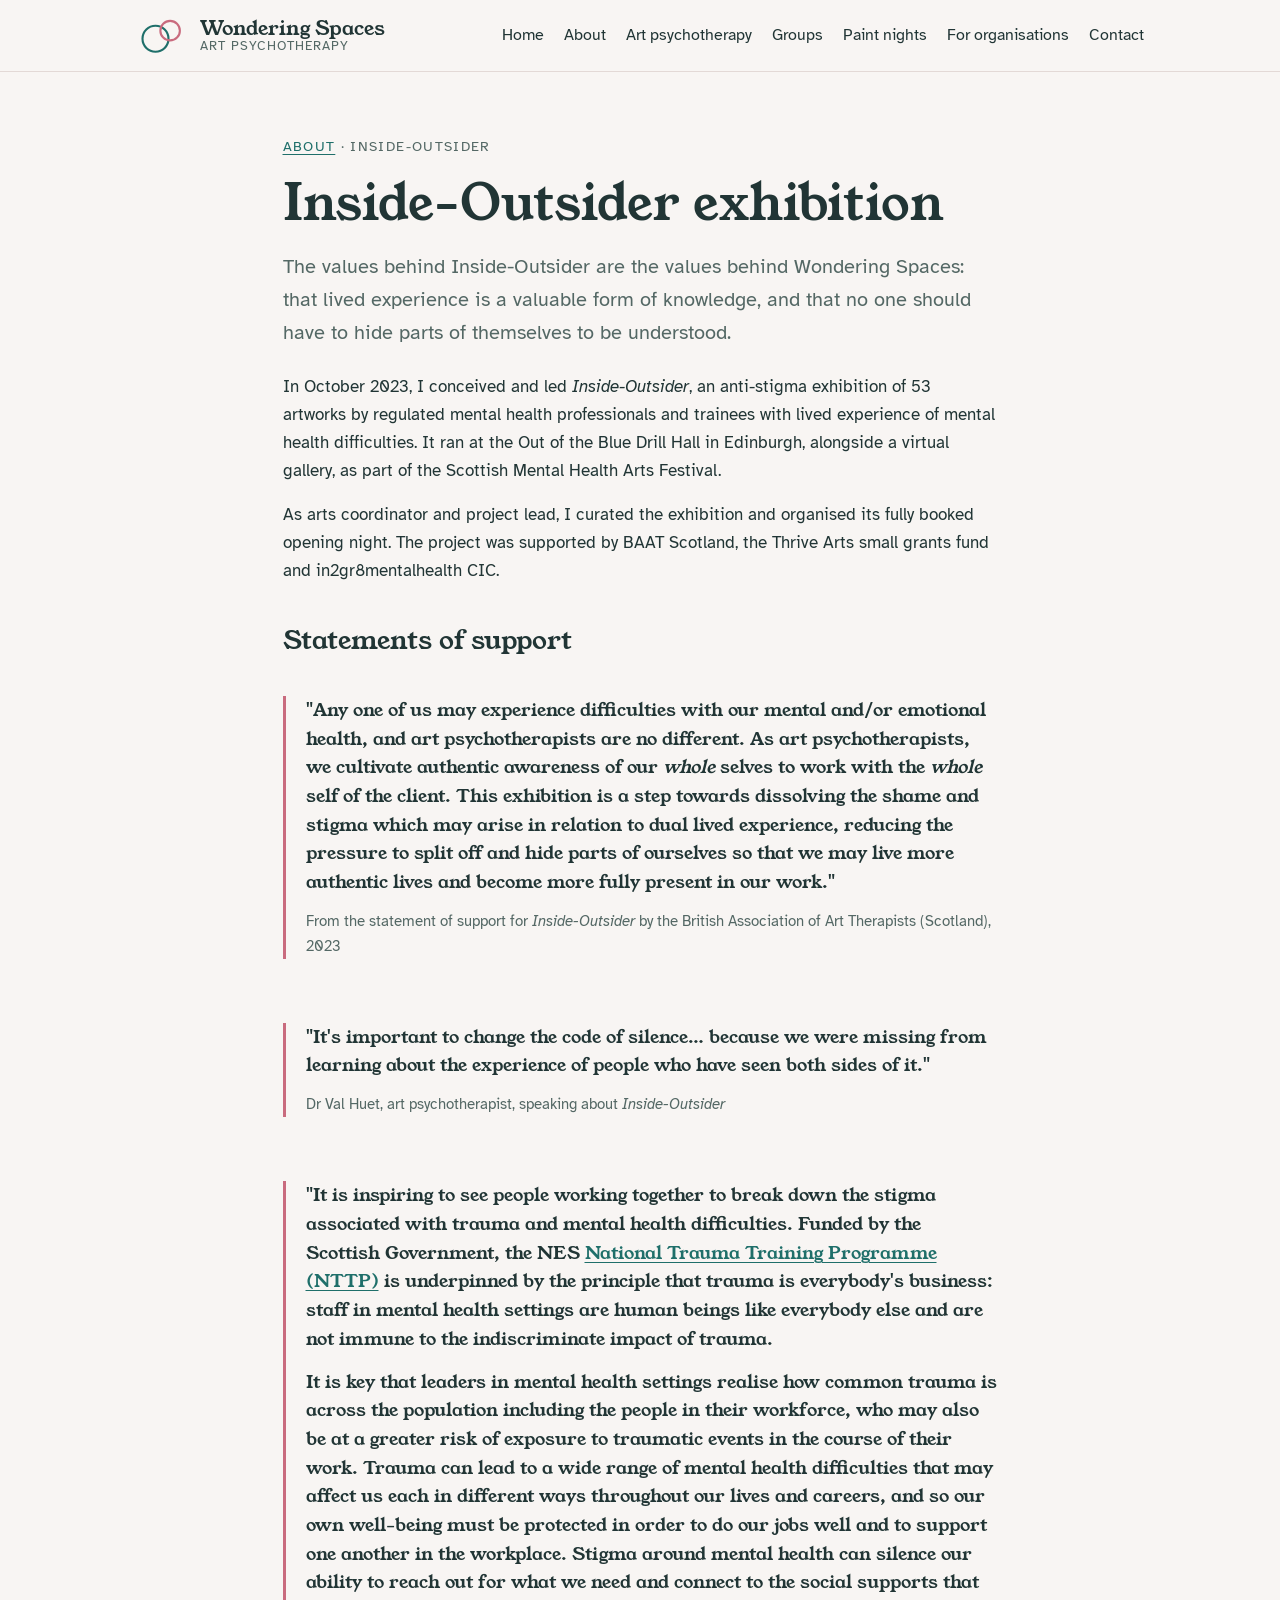
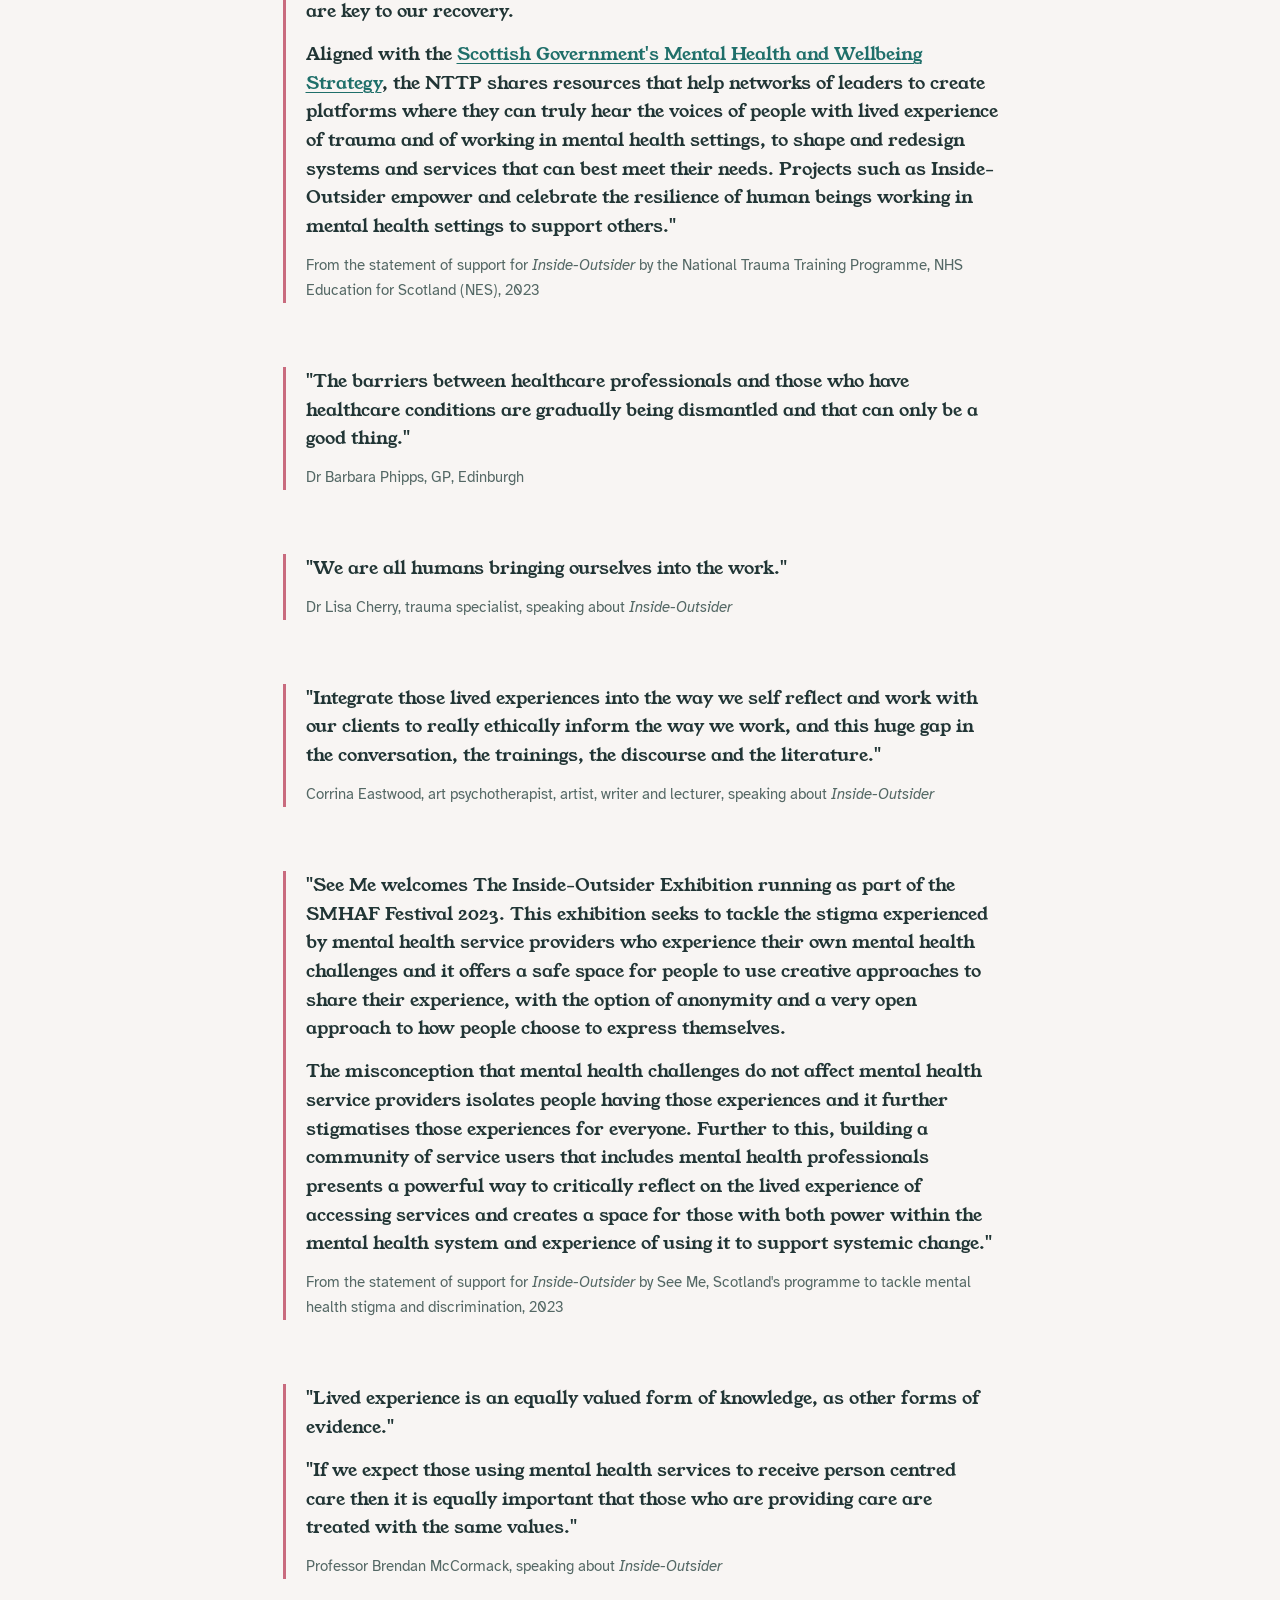
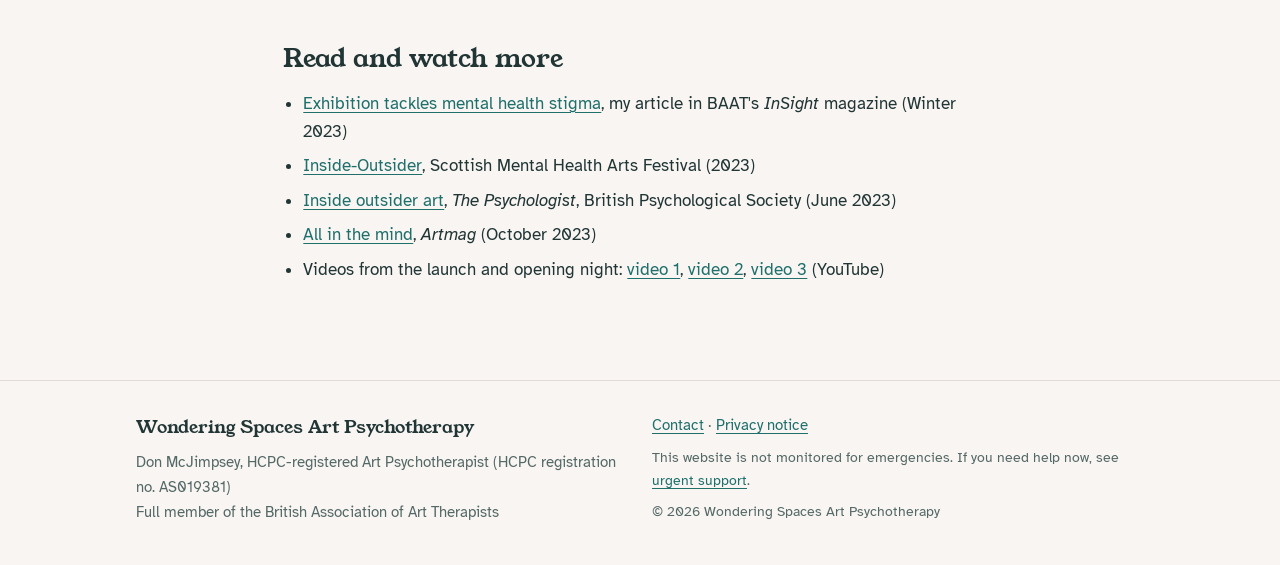
<file: inside-outsider.html>
<!DOCTYPE html>
<html lang="en-GB">
<head>
<meta charset="utf-8">
<meta name="viewport" content="width=device-width, initial-scale=1">
<title>Inside-Outsider Exhibition | Wondering Spaces</title>
<meta name="description" content="Inside-Outsider: an anti-stigma exhibition by regulated mental health professionals and trainees with lived experience, conceived and led by Don McJimpsey for the Scottish Mental Health Arts Festival 2023.">
<link rel="stylesheet" href="style.css">
</head>
<body>
<a class="skip" href="#main">Skip to content</a>
<header class="site-header">
  <div class="wrap header-inner">
    <a class="brand" href="index.html"><svg class="mark" viewBox="0 0 64 48" aria-hidden="true" focusable="false">
<circle cx="24" cy="28" r="16" class="mark-a" fill="none" stroke-width="2.6"/>
<circle cx="42" cy="18" r="12" class="mark-b" fill="none" stroke-width="2.6"/></svg><span>Wondering Spaces<small>Art Psychotherapy</small></span></a>
    <nav aria-label="Main"><ul>
<li><a href="index.html">Home</a></li>
<li><a href="about.html">About</a></li>
<li><a href="art-psychotherapy.html">Art psychotherapy</a></li>
<li><a href="groups.html">Groups</a></li>
<li><a href="paint-nights.html">Paint nights</a></li>
<li><a href="organisations.html">For organisations</a></li>
<li><a href="contact.html">Contact</a></li>
    </ul></nav>
  </div>
</header>
<main id="main">
<section class="wrap section prose">
  <p class="eyebrow"><a href="about.html">About</a> · Inside-Outsider</p>
  <h1>Inside-Outsider exhibition</h1>
  <p class="lede">The values behind Inside-Outsider are the values behind Wondering Spaces: that lived experience is a valuable form of knowledge, and that no one should have to hide parts of themselves to be understood.</p>
  <p>In October 2023, I conceived and led <em>Inside-Outsider</em>, an anti-stigma exhibition of 53 artworks by regulated mental health professionals and trainees with lived experience of mental health difficulties. It ran at the Out of the Blue Drill Hall in Edinburgh, alongside a virtual gallery, as part of the Scottish Mental Health Arts Festival.</p>
  <p>As arts coordinator and project lead, I curated the exhibition and organised its fully booked opening night. The project was supported by BAAT Scotland, the Thrive Arts small grants fund and in2gr8mentalhealth CIC.</p>

  <h2>Statements of support</h2>
  <figure class="quote">
    <blockquote><p>"Any one of us may experience difficulties with our mental and/or emotional health, and art psychotherapists are no different. As art psychotherapists, we cultivate authentic awareness of our <em>whole</em> selves to work with the <em>whole</em> self of the client. This exhibition is a step towards dissolving the shame and stigma which may arise in relation to dual lived experience, reducing the pressure to split off and hide parts of ourselves so that we may live more authentic lives and become more fully present in our work."</p></blockquote>
    <figcaption>From the statement of support for <em>Inside-Outsider</em> by the British Association of Art Therapists (Scotland), 2023</figcaption>
  </figure>
  <figure class="quote">
    <blockquote><p>"It's important to change the code of silence… because we were missing from learning about the experience of people who have seen both sides of it."</p></blockquote>
    <figcaption>Dr Val Huet, art psychotherapist, speaking about <em>Inside-Outsider</em></figcaption>
  </figure>
  <figure class="quote">
    <blockquote><p>"It is inspiring to see people working together to break down the stigma associated with trauma and mental health difficulties. Funded by the Scottish Government, the NES <a href="https://transformingpsychologicaltrauma.scot/">National Trauma Training Programme (NTTP)</a> is underpinned by the principle that trauma is everybody's business: staff in mental health settings are human beings like everybody else and are not immune to the indiscriminate impact of trauma.</p>
    <p>It is key that leaders in mental health settings realise how common trauma is across the population including the people in their workforce, who may also be at a greater risk of exposure to traumatic events in the course of their work. Trauma can lead to a wide range of mental health difficulties that may affect us each in different ways throughout our lives and careers, and so our own well-being must be protected in order to do our jobs well and to support one another in the workplace. Stigma around mental health can silence our ability to reach out for what we need and connect to the social supports that are key to our recovery.</p>
    <p>Aligned with the <a href="https://www.gov.scot/publications/mental-health-wellbeing-strategy/">Scottish Government's Mental Health and Wellbeing Strategy</a>, the NTTP shares resources that help networks of leaders to create platforms where they can truly hear the voices of people with lived experience of trauma and of working in mental health settings, to shape and redesign systems and services that can best meet their needs. Projects such as Inside-Outsider empower and celebrate the resilience of human beings working in mental health settings to support others."</p></blockquote>
    <figcaption>From the statement of support for <em>Inside-Outsider</em> by the National Trauma Training Programme, NHS Education for Scotland (NES), 2023</figcaption>
  </figure>
  <figure class="quote">
    <blockquote><p>"The barriers between healthcare professionals and those who have healthcare conditions are gradually being dismantled and that can only be a good thing."</p></blockquote>
    <figcaption>Dr Barbara Phipps, GP, Edinburgh</figcaption>
  </figure>
  <figure class="quote">
    <blockquote><p>"We are all humans bringing ourselves into the work."</p></blockquote>
    <figcaption>Dr Lisa Cherry, trauma specialist, speaking about <em>Inside-Outsider</em></figcaption>
  </figure>
  <figure class="quote">
    <blockquote><p>"Integrate those lived experiences into the way we self reflect and work with our clients to really ethically inform the way we work, and this huge gap in the conversation, the trainings, the discourse and the literature."</p></blockquote>
    <figcaption>Corrina Eastwood, art psychotherapist, artist, writer and lecturer, speaking about <em>Inside-Outsider</em></figcaption>
  </figure>
  <figure class="quote">
    <blockquote><p>"See Me welcomes The Inside-Outsider Exhibition running as part of the SMHAF Festival 2023. This exhibition seeks to tackle the stigma experienced by mental health service providers who experience their own mental health challenges and it offers a safe space for people to use creative approaches to share their experience, with the option of anonymity and a very open approach to how people choose to express themselves.</p>
    <p>The misconception that mental health challenges do not affect mental health service providers isolates people having those experiences and it further stigmatises those experiences for everyone. Further to this, building a community of service users that includes mental health professionals presents a powerful way to critically reflect on the lived experience of accessing services and creates a space for those with both power within the mental health system and experience of using it to support systemic change."</p></blockquote>
    <figcaption>From the statement of support for <em>Inside-Outsider</em> by See Me, Scotland's programme to tackle mental health stigma and discrimination, 2023</figcaption>
  </figure>
  <figure class="quote">
    <blockquote><p>"Lived experience is an equally valued form of knowledge, as other forms of evidence."</p>
    <p>"If we expect those using mental health services to receive person centred care then it is equally important that those who are providing care are treated with the same values."</p></blockquote>
    <figcaption>Professor Brendan McCormack, speaking about <em>Inside-Outsider</em></figcaption>
  </figure>

  <h2>Read and watch more</h2>
  <ul>
    <li><a href="https://baat.org/publications/insight/winter-2023/exhibition-tackles-mental-health-stigma/">Exhibition tackles mental health stigma</a>, my article in BAAT's <em>InSight</em> magazine (Winter 2023)</li>
    <li><a href="https://www.mhfestival.com/events/inside-outsider/">Inside-Outsider</a>, Scottish Mental Health Arts Festival (2023)</li>
    <li><a href="https://www.bps.org.uk/psychologist/inside-outsider-art">Inside outsider art</a>, <em>The Psychologist</em>, British Psychological Society (June 2023)</li>
    <li><a href="https://artmag.co.uk/all-in-the-mind/">All in the mind</a>, <em>Artmag</em> (October 2023)</li>
    <li>Videos from the launch and opening night: <a href="https://youtu.be/a8GEfRXJx5s">video 1</a>, <a href="https://youtu.be/QR7OGn2MVsk">video 2</a>, <a href="https://youtu.be/IwdMaiDfYxo">video 3</a> (YouTube)</li>
  </ul>
</section>

</main>
<footer class="site-footer">
  <div class="wrap footer-inner">
    <div>
      <p class="footer-name">Wondering Spaces Art Psychotherapy</p>
      <p>Don McJimpsey, HCPC-registered Art Psychotherapist (HCPC registration no. AS019381)<br>Full member of the British Association of Art Therapists</p>
    </div>
    <div>
      <p><a href="contact.html">Contact</a> · <a href="privacy.html">Privacy notice</a></p>
      <p class="small">This website is not monitored for emergencies. If you need help now, see <a href="contact.html#urgent">urgent support</a>.</p>
      <p class="small">© 2026 Wondering Spaces Art Psychotherapy</p>
    </div>
  </div>
</footer>
</body>
</html>
</file>
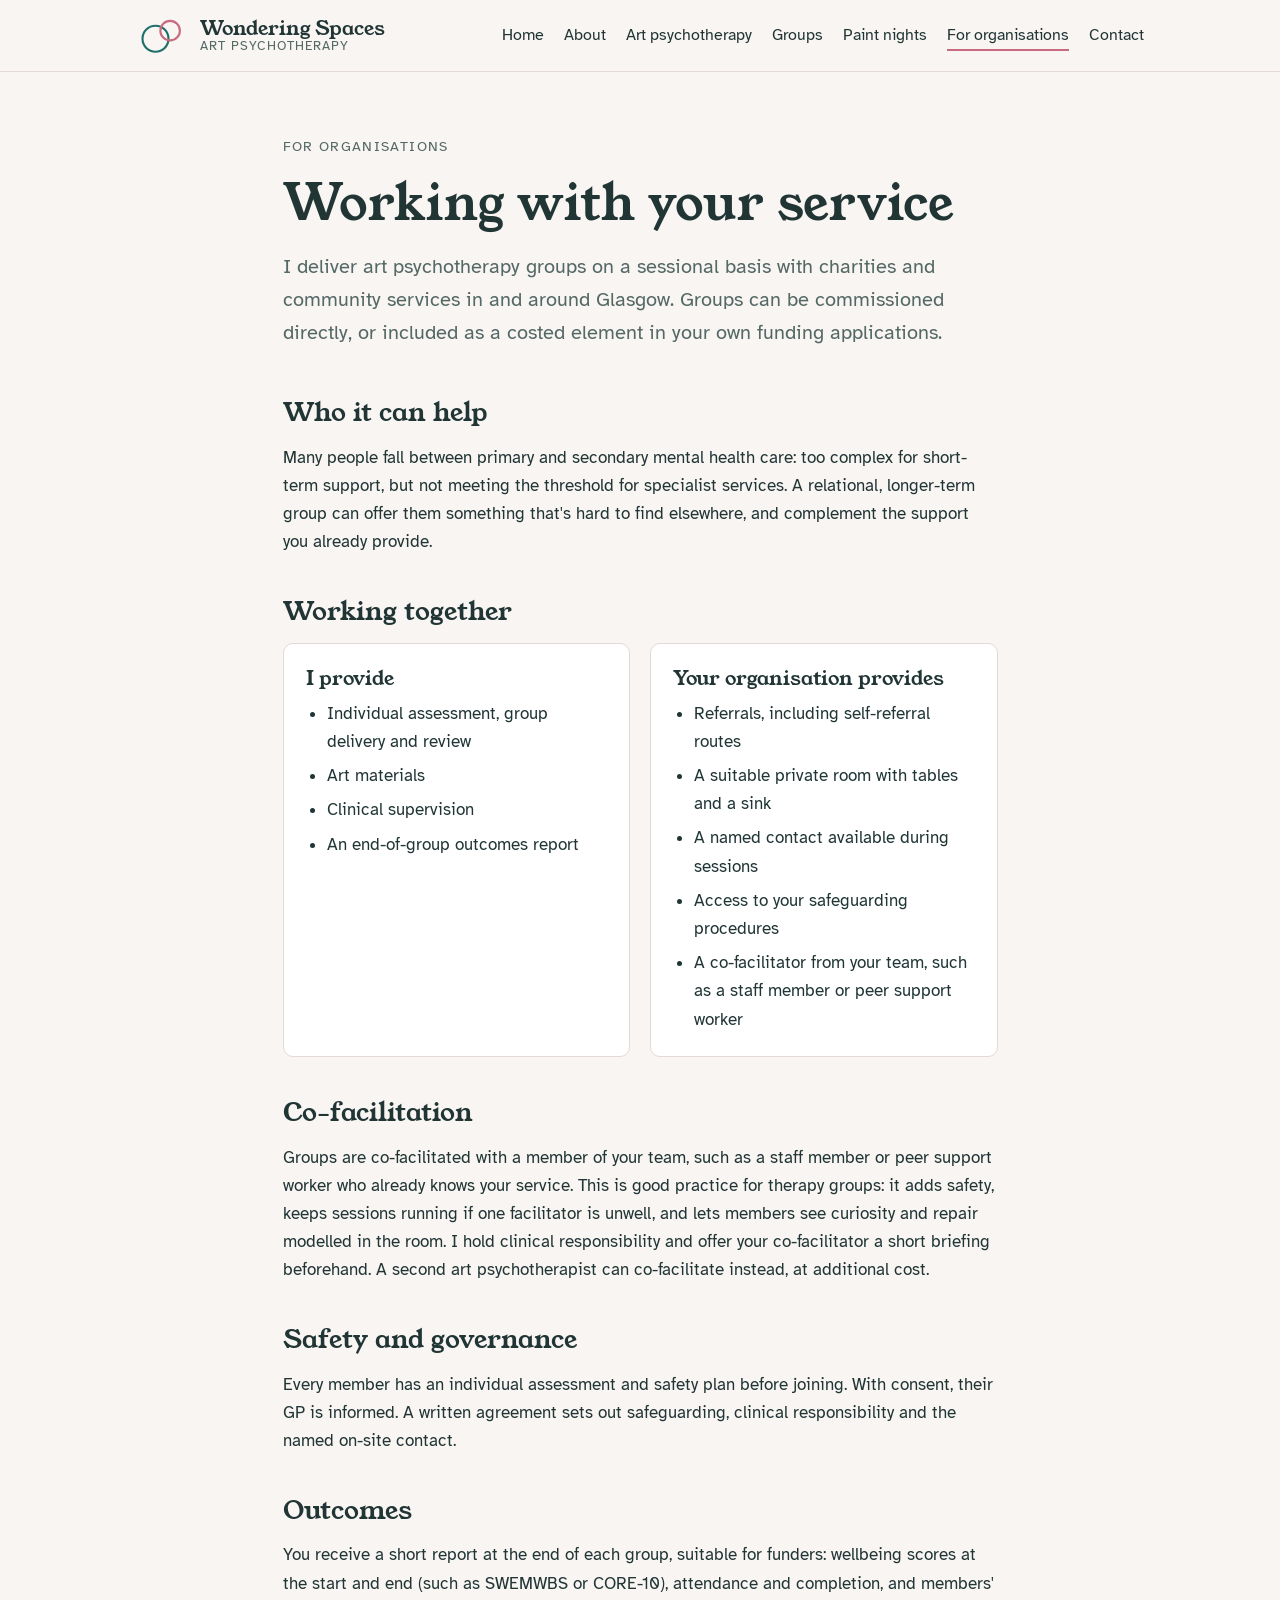
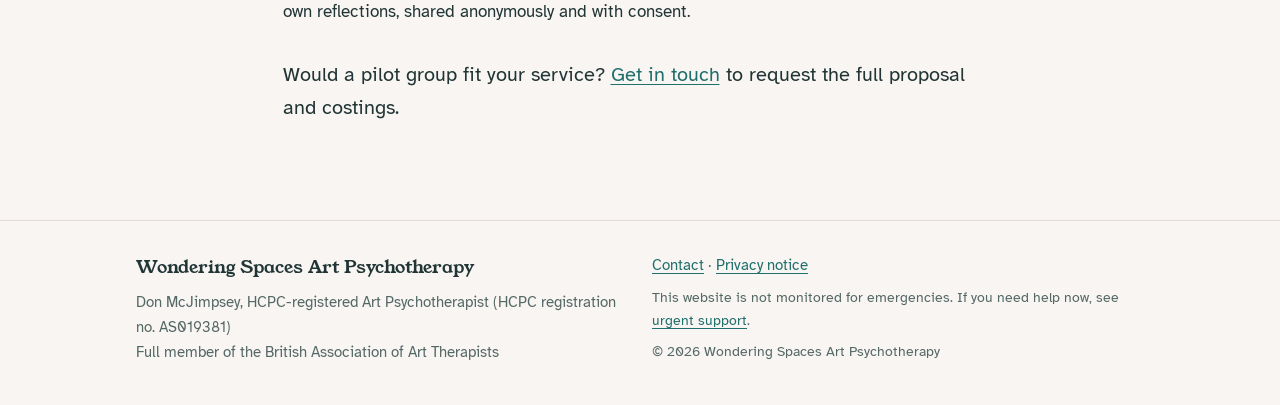
<file: organisations.html>
<!DOCTYPE html>
<html lang="en-GB">
<head>
<meta charset="utf-8">
<meta name="viewport" content="width=device-width, initial-scale=1">
<title>For Organisations | Wondering Spaces</title>
<meta name="description" content="Sessional and commissioned art psychotherapy groups for charities and community services in Glasgow.">
<link rel="stylesheet" href="style.css">
</head>
<body>
<a class="skip" href="#main">Skip to content</a>
<header class="site-header">
  <div class="wrap header-inner">
    <a class="brand" href="index.html"><svg class="mark" viewBox="0 0 64 48" aria-hidden="true" focusable="false">
<circle cx="24" cy="28" r="16" class="mark-a" fill="none" stroke-width="2.6"/>
<circle cx="42" cy="18" r="12" class="mark-b" fill="none" stroke-width="2.6"/></svg><span>Wondering Spaces<small>Art Psychotherapy</small></span></a>
    <nav aria-label="Main"><ul>
<li><a href="index.html">Home</a></li>
<li><a href="about.html">About</a></li>
<li><a href="art-psychotherapy.html">Art psychotherapy</a></li>
<li><a href="groups.html">Groups</a></li>
<li><a href="paint-nights.html">Paint nights</a></li>
<li><a href="organisations.html" aria-current="page">For organisations</a></li>
<li><a href="contact.html">Contact</a></li>
    </ul></nav>
  </div>
</header>
<main id="main">
<section class="wrap section prose">
  <p class="eyebrow">For organisations</p>
  <h1>Working with your service</h1>
  <p class="lede">I deliver art psychotherapy groups on a sessional basis with charities and community services in and around Glasgow. Groups can be commissioned directly, or included as a costed element in your own funding applications.</p>

  <h2>Who it can help</h2>
  <p>Many people fall between primary and secondary mental health care: too complex for short-term support, but not meeting the threshold for specialist services. A relational, longer-term group can offer them something that's hard to find elsewhere, and complement the support you already provide.</p>

  <h2>Working together</h2>
  <div class="split">
    <div class="panel">
      <h3>I provide</h3>
      <ul>
        <li>Individual assessment, group delivery and review</li>
        <li>Art materials</li>
        <li>Clinical supervision</li>
        <li>An end-of-group outcomes report</li>
      </ul>
    </div>
    <div class="panel">
      <h3>Your organisation provides</h3>
      <ul>
        <li>Referrals, including self-referral routes</li>
        <li>A suitable private room with tables and a sink</li>
        <li>A named contact available during sessions</li>
        <li>Access to your safeguarding procedures</li>
        <li>A co-facilitator from your team, such as a staff member or peer support worker</li>
      </ul>
    </div>
  </div>

  <h2>Co-facilitation</h2>
  <p>Groups are co-facilitated with a member of your team, such as a staff member or peer support worker who already knows your service. This is good practice for therapy groups: it adds safety, keeps sessions running if one facilitator is unwell, and lets members see curiosity and repair modelled in the room. I hold clinical responsibility and offer your co-facilitator a short briefing beforehand. A second art psychotherapist can co-facilitate instead, at additional cost.</p>

  <h2>Safety and governance</h2>
  <p>Every member has an individual assessment and safety plan before joining. With consent, their GP is informed. A written agreement sets out safeguarding, clinical responsibility and the named on-site contact.</p>

  <h2>Outcomes</h2>
  <p>You receive a short report at the end of each group, suitable for funders: wellbeing scores at the start and end (such as SWEMWBS or CORE-10), attendance and completion, and members' own reflections, shared anonymously and with consent.</p>

  <p class="cta-line">Would a pilot group fit your service? <a href="contact.html">Get in touch</a> to request the full proposal and costings.</p>
</section>

</main>
<footer class="site-footer">
  <div class="wrap footer-inner">
    <div>
      <p class="footer-name">Wondering Spaces Art Psychotherapy</p>
      <p>Don McJimpsey, HCPC-registered Art Psychotherapist (HCPC registration no. AS019381)<br>Full member of the British Association of Art Therapists</p>
    </div>
    <div>
      <p><a href="contact.html">Contact</a> · <a href="privacy.html">Privacy notice</a></p>
      <p class="small">This website is not monitored for emergencies. If you need help now, see <a href="contact.html#urgent">urgent support</a>.</p>
      <p class="small">© 2026 Wondering Spaces Art Psychotherapy</p>
    </div>
  </div>
</footer>
</body>
</html>
</file>
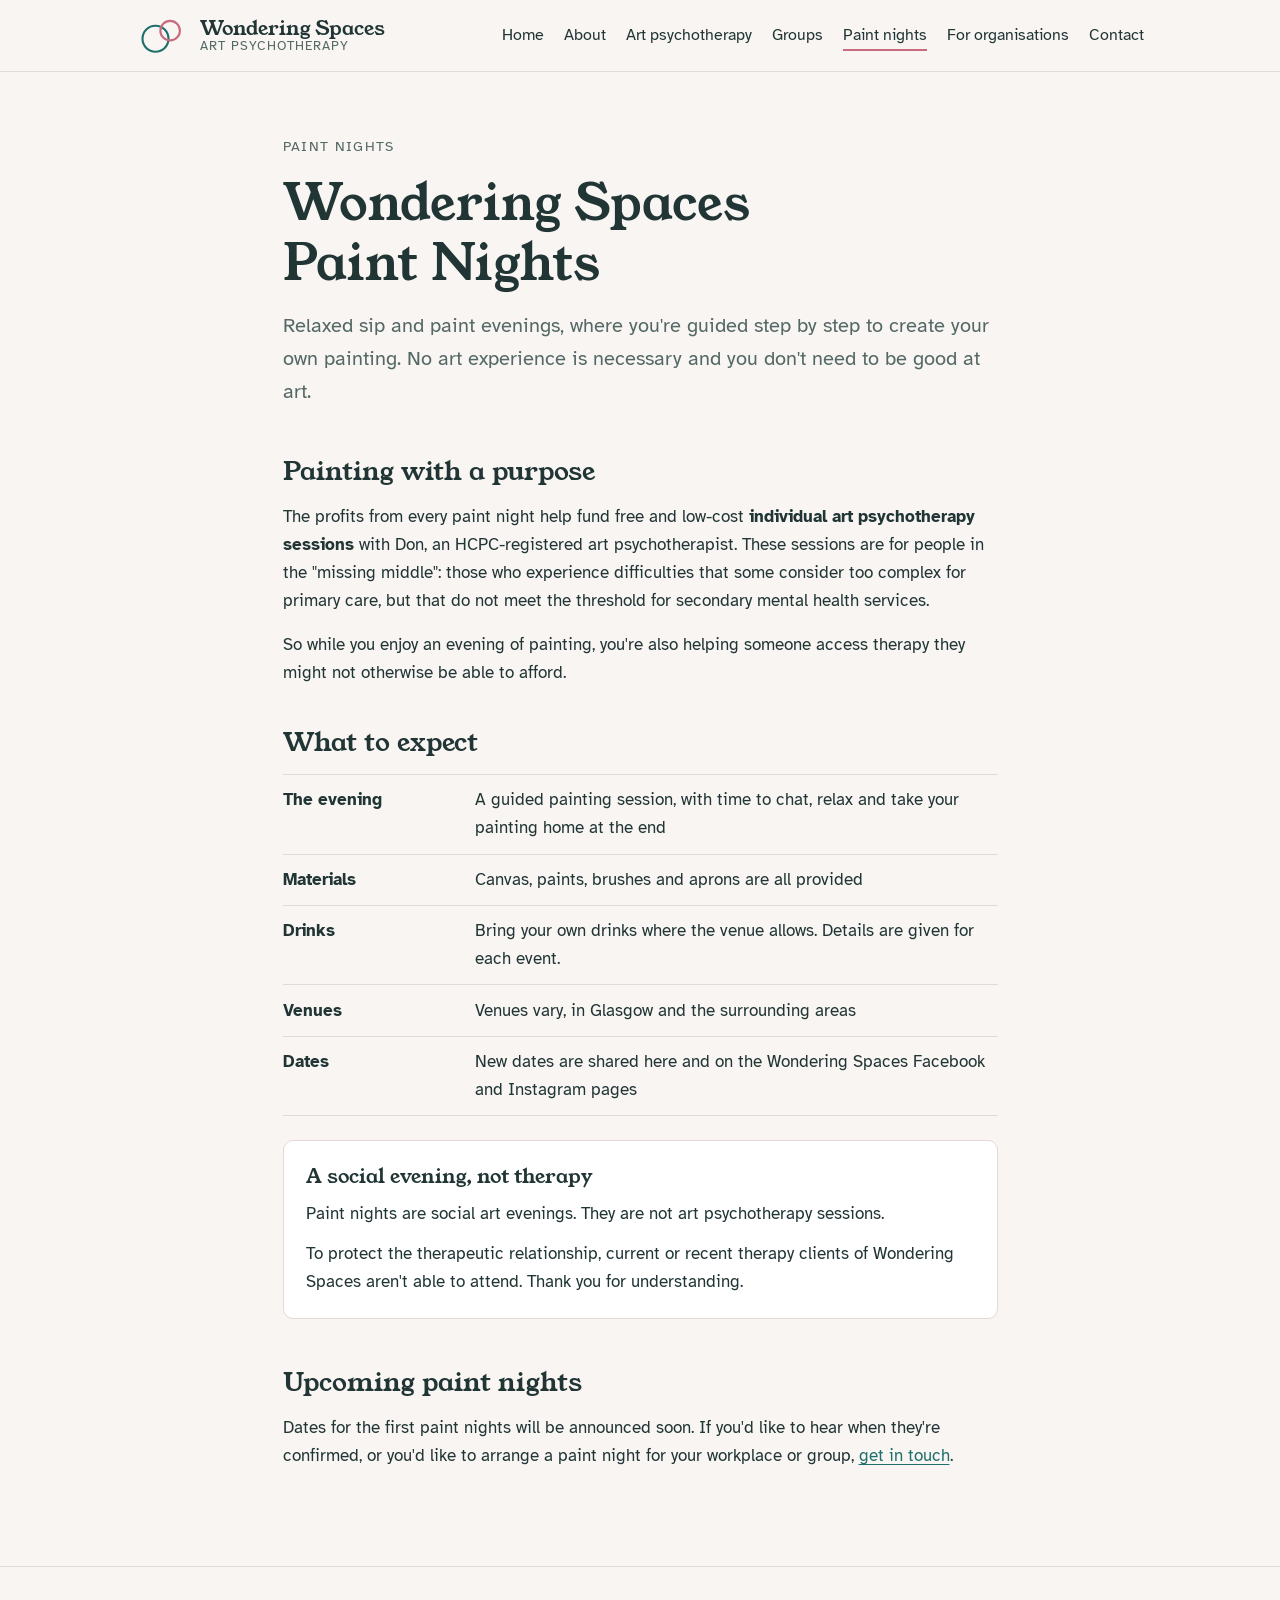
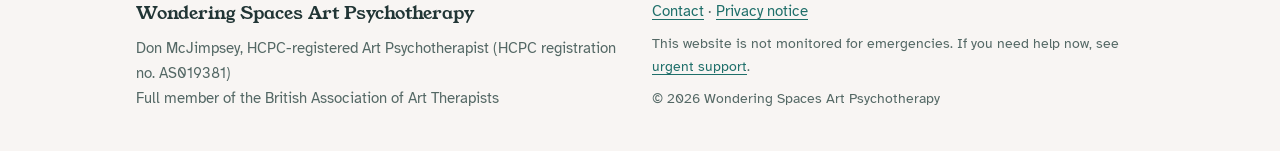
<file: paint-nights.html>
<!DOCTYPE html>
<html lang="en-GB">
<head>
<meta charset="utf-8">
<meta name="viewport" content="width=device-width, initial-scale=1">
<title>Paint Nights | Wondering Spaces</title>
<meta name="description" content="Wondering Spaces Paint Nights: relaxed sip and paint evenings in Glasgow and the surrounding areas, with profits funding free and low-cost art psychotherapy places.">
<link rel="stylesheet" href="style.css">
</head>
<body>
<a class="skip" href="#main">Skip to content</a>
<header class="site-header">
  <div class="wrap header-inner">
    <a class="brand" href="index.html"><svg class="mark" viewBox="0 0 64 48" aria-hidden="true" focusable="false">
<circle cx="24" cy="28" r="16" class="mark-a" fill="none" stroke-width="2.6"/>
<circle cx="42" cy="18" r="12" class="mark-b" fill="none" stroke-width="2.6"/></svg><span>Wondering Spaces<small>Art Psychotherapy</small></span></a>
    <nav aria-label="Main"><ul>
<li><a href="index.html">Home</a></li>
<li><a href="about.html">About</a></li>
<li><a href="art-psychotherapy.html">Art psychotherapy</a></li>
<li><a href="groups.html">Groups</a></li>
<li><a href="paint-nights.html" aria-current="page">Paint nights</a></li>
<li><a href="organisations.html">For organisations</a></li>
<li><a href="contact.html">Contact</a></li>
    </ul></nav>
  </div>
</header>
<main id="main">
<section class="wrap section prose">
  <p class="eyebrow">Paint nights</p>
  <h1>Wondering Spaces Paint Nights</h1>
  <p class="lede">Relaxed sip and paint evenings, where you're guided step by step to create your own painting. No art experience is necessary and you don't need to be good at art.</p>

  <h2>Painting with a purpose</h2>
  <p>The profits from every paint night help fund free and low-cost <strong>individual art psychotherapy sessions</strong> with Don, an HCPC-registered art psychotherapist. These sessions are for people in the "missing middle": those who experience difficulties that some consider too complex for primary care, but that do not meet the threshold for secondary mental health services.</p>
  <p>So while you enjoy an evening of painting, you're also helping someone access therapy they might not otherwise be able to afford.</p>

  <h2>What to expect</h2>
  <dl class="facts">
    <div><dt>The evening</dt><dd>A guided painting session, with time to chat, relax and take your painting home at the end</dd></div>
    <div><dt>Materials</dt><dd>Canvas, paints, brushes and aprons are all provided</dd></div>
    <div><dt>Drinks</dt><dd>Bring your own drinks where the venue allows. Details are given for each event.</dd></div>
    <div><dt>Venues</dt><dd>Venues vary, in Glasgow and the surrounding areas</dd></div>
    <div><dt>Dates</dt><dd>New dates are shared here and on the Wondering Spaces Facebook and Instagram pages</dd></div>
  </dl>

  <aside class="note">
    <h2>A social evening, not therapy</h2>
    <p>Paint nights are social art evenings. They are not art psychotherapy sessions.</p>
    <p>To protect the therapeutic relationship, current or recent therapy clients of Wondering Spaces aren't able to attend. Thank you for understanding.</p>
  </aside>

  <h2>Upcoming paint nights</h2>
  <p>Dates for the first paint nights will be announced soon. If you'd like to hear when they're confirmed, or you'd like to arrange a paint night for your workplace or group, <a href="contact.html">get in touch</a>.</p>
</section>

</main>
<footer class="site-footer">
  <div class="wrap footer-inner">
    <div>
      <p class="footer-name">Wondering Spaces Art Psychotherapy</p>
      <p>Don McJimpsey, HCPC-registered Art Psychotherapist (HCPC registration no. AS019381)<br>Full member of the British Association of Art Therapists</p>
    </div>
    <div>
      <p><a href="contact.html">Contact</a> · <a href="privacy.html">Privacy notice</a></p>
      <p class="small">This website is not monitored for emergencies. If you need help now, see <a href="contact.html#urgent">urgent support</a>.</p>
      <p class="small">© 2026 Wondering Spaces Art Psychotherapy</p>
    </div>
  </div>
</footer>
</body>
</html>
</file>
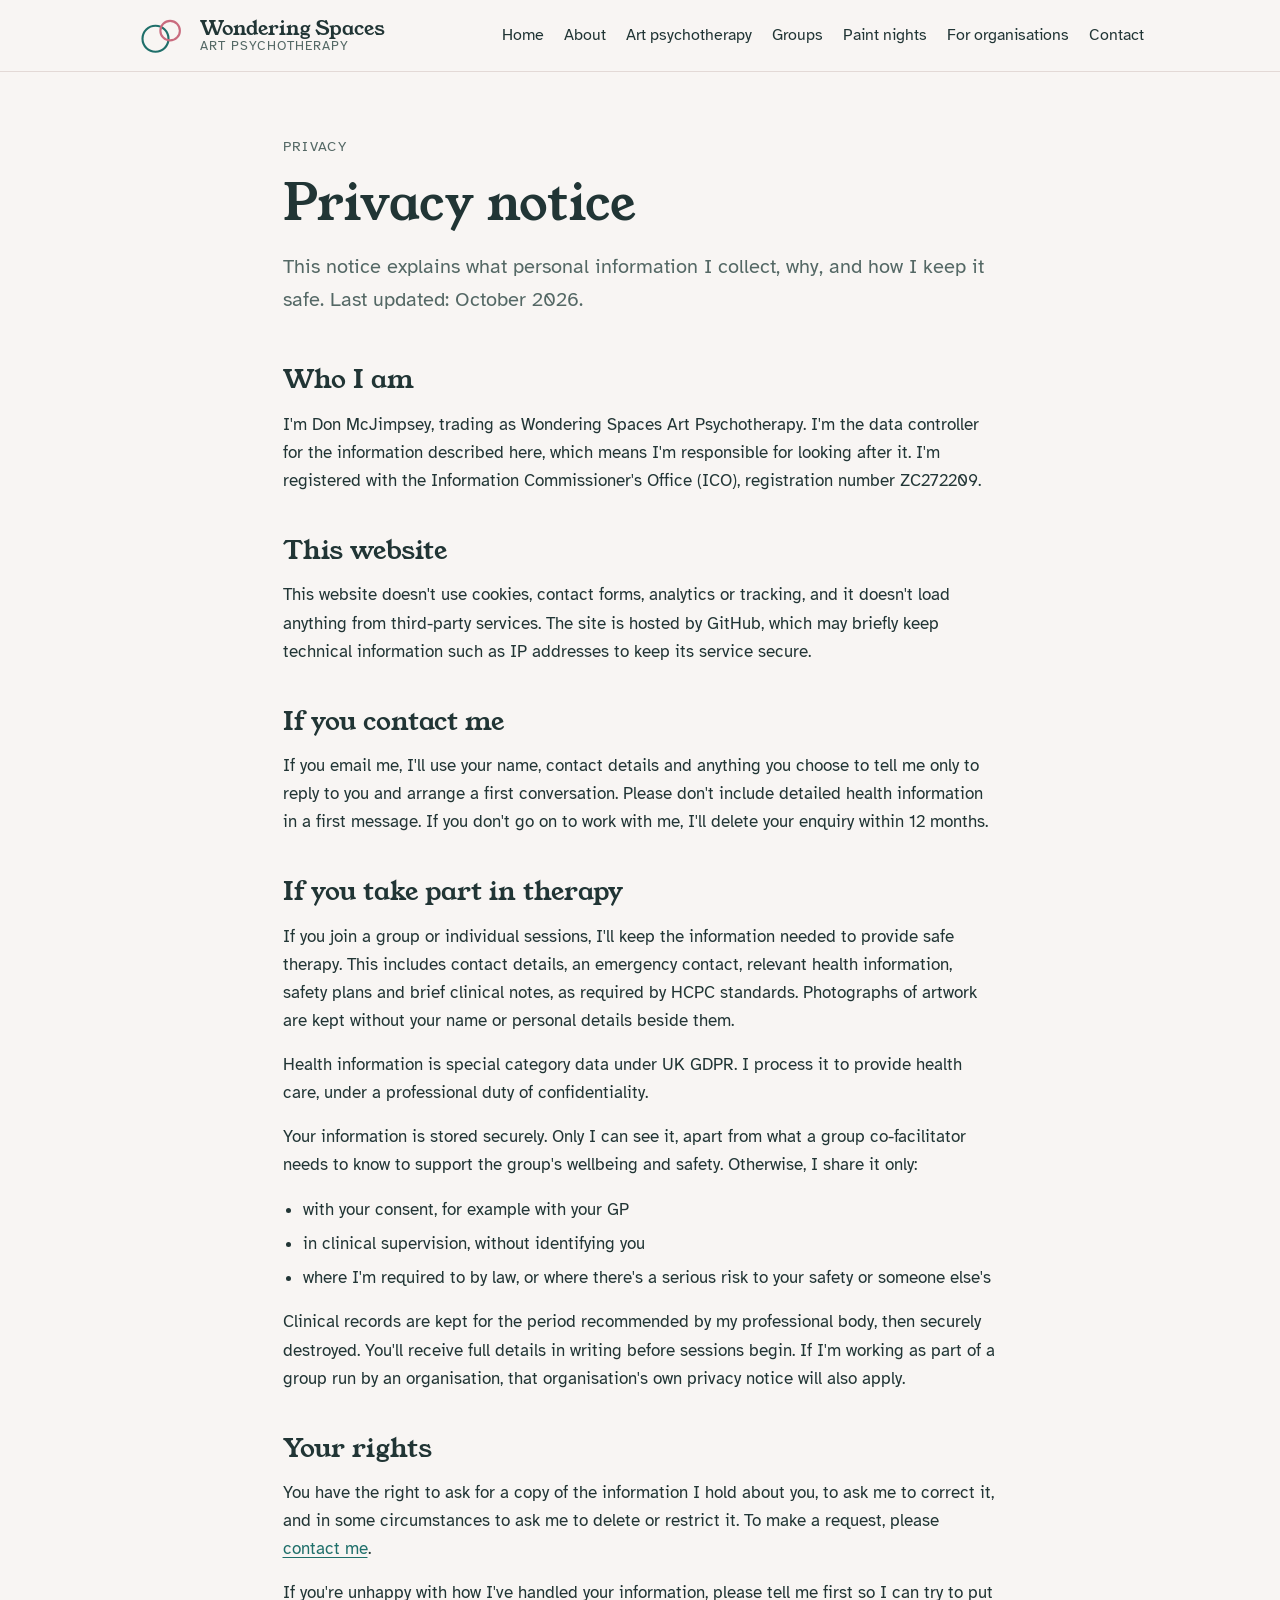
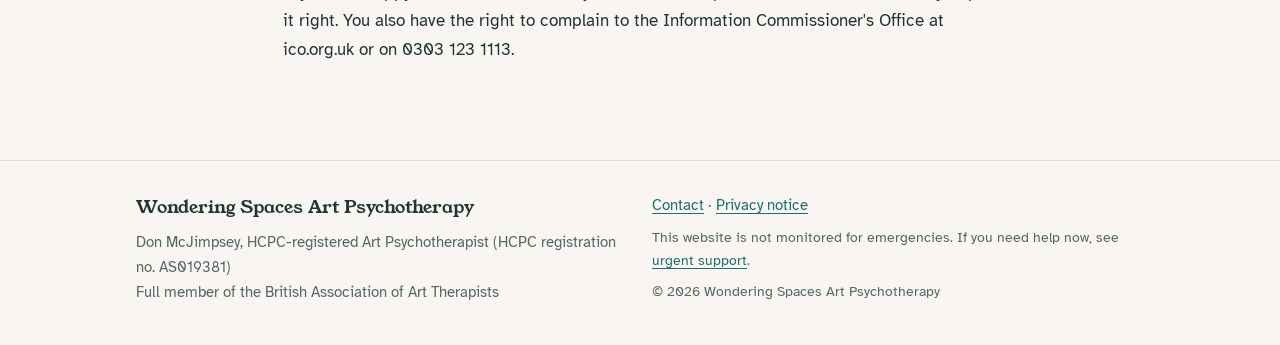
<file: privacy.html>
<!DOCTYPE html>
<html lang="en-GB">
<head>
<meta charset="utf-8">
<meta name="viewport" content="width=device-width, initial-scale=1">
<title>Privacy Notice | Wondering Spaces</title>
<meta name="description" content="How Wondering Spaces Art Psychotherapy handles personal information.">
<link rel="stylesheet" href="style.css">
</head>
<body>
<a class="skip" href="#main">Skip to content</a>
<header class="site-header">
  <div class="wrap header-inner">
    <a class="brand" href="index.html"><svg class="mark" viewBox="0 0 64 48" aria-hidden="true" focusable="false">
<circle cx="24" cy="28" r="16" class="mark-a" fill="none" stroke-width="2.6"/>
<circle cx="42" cy="18" r="12" class="mark-b" fill="none" stroke-width="2.6"/></svg><span>Wondering Spaces<small>Art Psychotherapy</small></span></a>
    <nav aria-label="Main"><ul>
<li><a href="index.html">Home</a></li>
<li><a href="about.html">About</a></li>
<li><a href="art-psychotherapy.html">Art psychotherapy</a></li>
<li><a href="groups.html">Groups</a></li>
<li><a href="paint-nights.html">Paint nights</a></li>
<li><a href="organisations.html">For organisations</a></li>
<li><a href="contact.html">Contact</a></li>
    </ul></nav>
  </div>
</header>
<main id="main">
<section class="wrap section prose">
  <p class="eyebrow">Privacy</p>
  <h1>Privacy notice</h1>
  <p class="lede">This notice explains what personal information I collect, why, and how I keep it safe. Last updated: October 2026.</p>

  <h2>Who I am</h2>
  <p>I'm Don McJimpsey, trading as Wondering Spaces Art Psychotherapy. I'm the data controller for the information described here, which means I'm responsible for looking after it. I'm registered with the Information Commissioner's Office (ICO), registration number ZC272209.</p>

  <h2>This website</h2>
  <p>This website doesn't use cookies, contact forms, analytics or tracking, and it doesn't load anything from third-party services. The site is hosted by GitHub, which may briefly keep technical information such as IP addresses to keep its service secure.</p>

  <h2>If you contact me</h2>
  <p>If you email me, I'll use your name, contact details and anything you choose to tell me only to reply to you and arrange a first conversation. Please don't include detailed health information in a first message. If you don't go on to work with me, I'll delete your enquiry within 12 months.</p>

  <h2>If you take part in therapy</h2>
  <p>If you join a group or individual sessions, I'll keep the information needed to provide safe therapy. This includes contact details, an emergency contact, relevant health information, safety plans and brief clinical notes, as required by HCPC standards. Photographs of artwork are kept without your name or personal details beside them.</p>
  <p>Health information is special category data under UK GDPR. I process it to provide health care, under a professional duty of confidentiality.</p>
  <p>Your information is stored securely. Only I can see it, apart from what a group co-facilitator needs to know to support the group's wellbeing and safety. Otherwise, I share it only:</p>
  <ul>
    <li>with your consent, for example with your GP</li>
    <li>in clinical supervision, without identifying you</li>
    <li>where I'm required to by law, or where there's a serious risk to your safety or someone else's</li>
  </ul>
  <p>Clinical records are kept for the period recommended by my professional body, then securely destroyed. You'll receive full details in writing before sessions begin. If I'm working as part of a group run by an organisation, that organisation's own privacy notice will also apply.</p>

  <h2>Your rights</h2>
  <p>You have the right to ask for a copy of the information I hold about you, to ask me to correct it, and in some circumstances to ask me to delete or restrict it. To make a request, please <a href="contact.html">contact me</a>.</p>
  <p>If you're unhappy with how I've handled your information, please tell me first so I can try to put it right. You also have the right to complain to the Information Commissioner's Office at ico.org.uk or on 0303 123 1113.</p>
</section>

</main>
<footer class="site-footer">
  <div class="wrap footer-inner">
    <div>
      <p class="footer-name">Wondering Spaces Art Psychotherapy</p>
      <p>Don McJimpsey, HCPC-registered Art Psychotherapist (HCPC registration no. AS019381)<br>Full member of the British Association of Art Therapists</p>
    </div>
    <div>
      <p><a href="contact.html">Contact</a> · <a href="privacy.html">Privacy notice</a></p>
      <p class="small">This website is not monitored for emergencies. If you need help now, see <a href="contact.html#urgent">urgent support</a>.</p>
      <p class="small">© 2026 Wondering Spaces Art Psychotherapy</p>
    </div>
  </div>
</footer>
</body>
</html>
</file>
<file: style.css>
/* Wondering Spaces Art Psychotherapy
   Layout: calm single column for reading, with a soft "studio wall" band;
   two overlapping circles (you, the other, and the image between) as the mark. */

/* Fonts stored with the site (SIL Open Font License) */
@font-face { font-family: "Young Serif"; src: url("fonts/young-serif-latin-400-normal.woff2") format("woff2"); font-weight: 400; font-style: normal; font-display: swap; }
@font-face { font-family: "Atkinson Hyperlegible"; src: url("fonts/atkinson-hyperlegible-latin-400-normal.woff2") format("woff2"); font-weight: 400; font-style: normal; font-display: swap; }
@font-face { font-family: "Atkinson Hyperlegible"; src: url("fonts/atkinson-hyperlegible-latin-400-italic.woff2") format("woff2"); font-weight: 400; font-style: italic; font-display: swap; }
@font-face { font-family: "Atkinson Hyperlegible"; src: url("fonts/atkinson-hyperlegible-latin-700-normal.woff2") format("woff2"); font-weight: 700; font-style: normal; font-display: swap; }

:root {
  --paper: #f8f5f3;        /* warm off-white with a hint of rose */
  --surface: #ffffff;
  --ink: #213535;          /* deep jade-black */
  --muted: #546865;
  --line: #e3d9d6;
  --accent: #1f6f6a;       /* jade/teal */
  --wash: #e6f1ec;         /* soft jade wash for the band */
  --overlap: #c96b7e;      /* warm rose: the shared space between */
  --blush: #f7e4e6;

  --display: "Young Serif", Georgia, "Times New Roman", serif;
  --body: "Atkinson Hyperlegible", "Segoe UI", system-ui, sans-serif;

  --step-0: 1.0625rem;
  --step-1: 1.25rem;
  --step-2: 1.6rem;
  --step-3: clamp(2rem, 1.4rem + 2.6vw, 3.1rem);
  --measure: 65ch;
  --gutter: clamp(16px, 4vw, 40px);
  color-scheme: light;
}

@media (prefers-color-scheme: dark) {
  :root {
    --paper: #151d1c;
    --surface: #1d2827;
    --ink: #ebf1ee;
    --muted: #adc0bb;
    --line: #34413f;
    --accent: #7cc7bd;
    --wash: #1a2b28;
    --overlap: #e391a2;
    --blush: #2b1f22;
    color-scheme: dark;
  }
}

*, *::before, *::after { box-sizing: border-box; }

html { -webkit-text-size-adjust: 100%; }

body {
  margin: 0;
  background: var(--paper);
  color: var(--ink);
  font-family: var(--body);
  font-size: var(--step-0);
  line-height: 1.65;
}

img { max-width: 100%; height: auto; }

a { color: var(--accent); text-underline-offset: 3px; text-decoration-thickness: 1px; }
a:hover { text-decoration-thickness: 2px; }
:focus-visible { outline: 3px solid var(--overlap); outline-offset: 3px; border-radius: 2px; }

h1, h2, h3 {
  font-family: var(--display);
  font-weight: 400;
  line-height: 1.2;
  text-wrap: balance;
  margin: 0;
}
h1 { font-size: var(--step-3); }
h2 { font-size: var(--step-2); }
h3 { font-size: var(--step-1); }

.wrap {
  width: 100%;
  max-width: 68rem;
  margin-inline: auto;
  padding-inline: var(--gutter);
}

.skip {
  position: absolute; left: -999px; top: 0;
  background: var(--ink); color: var(--paper); padding: 0.5rem 1rem;
}
.skip:focus { left: 1rem; top: 1rem; z-index: 10; }

/* Header */
.site-header { border-bottom: 1px solid var(--line); background: var(--paper); }
.header-inner {
  display: flex; flex-wrap: wrap; align-items: center;
  justify-content: space-between; gap: 0.75rem 2rem;
  padding-block: 1rem;
}
.brand {
  display: flex; align-items: center; gap: 0.75rem;
  color: var(--ink); text-decoration: none;
  font-family: var(--display); font-size: 1.25rem; line-height: 1.1;
}
.brand small {
  display: block; font-family: var(--body); font-size: 0.8rem;
  letter-spacing: 0.08em; text-transform: uppercase; color: var(--muted);
}
.mark { width: 52px; height: auto; color: var(--accent); flex: none; }
.mark-fill { fill: var(--overlap); }

nav ul {
  list-style: none; margin: 0; padding: 0;
  display: flex; flex-wrap: wrap; gap: 0.25rem 1.25rem;
}
nav a {
  color: var(--ink); text-decoration: none; font-size: 0.98rem;
  padding-block: 0.25rem; border-bottom: 2px solid transparent;
}
nav a:hover { border-bottom-color: var(--line); }
nav a[aria-current="page"] { border-bottom-color: var(--overlap); }

/* Hero */
.hero { padding-block: clamp(3rem, 8vw, 6rem) clamp(2.5rem, 6vw, 4rem); }
.hero-inner { display: grid; gap: 1.25rem; }
.hero h1 { font-size: clamp(2.4rem, 1.6rem + 3.6vw, 4rem); max-width: 14ch; }

.eyebrow {
  margin: 0; font-size: 0.85rem; letter-spacing: 0.1em;
  text-transform: uppercase; color: var(--muted);
}
.lede { font-size: var(--step-1); color: var(--muted); max-width: 52ch; margin: 0; }

.actions { display: flex; flex-wrap: wrap; gap: 0.75rem; margin-top: 0.5rem; }
.btn {
  display: inline-block; padding: 0.7rem 1.2rem; border-radius: 999px;
  background: var(--accent); color: var(--paper); text-decoration: none;
  font-weight: 700; border: 2px solid var(--accent);
}
.btn:hover { text-decoration: none; filter: brightness(1.08); }
.btn-quiet { background: transparent; color: var(--accent); }

/* Sections */
.section { padding-block: clamp(2.5rem, 6vw, 4rem); display: grid; gap: 1.5rem; }

.grid { display: grid; gap: 1.25rem; }
.grid.three { grid-template-columns: repeat(auto-fit, minmax(min(100%, 16rem), 1fr)); }

.panel {
  background: var(--surface); border: 1px solid var(--line);
  border-radius: 10px; padding: 1.4rem;
  display: grid; gap: 0.6rem; align-content: start; min-width: 0;
}
.panel p { margin: 0; color: var(--muted); }
.panel ul { margin: 0; padding-left: 1.2rem; }

.band { background: var(--wash); border-block: 1px solid var(--line); }
.band-inner {
  padding-block: clamp(2.5rem, 6vw, 4rem);
  display: grid; gap: 2rem;
  grid-template-columns: repeat(auto-fit, minmax(min(100%, 20rem), 1fr));
  align-items: start;
}
.band-inner > div { display: grid; gap: 1rem; min-width: 0; }
.band-inner p { margin: 0; max-width: var(--measure); }

.creds { list-style: none; margin: 0; padding: 0; display: grid; gap: 0.6rem; }
.creds li {
  padding: 0.75rem 1rem; background: var(--surface);
  border: 1px solid var(--line); border-radius: 8px;
}

/* Long-form pages */
.prose { max-width: calc(var(--measure) + 2 * var(--gutter)); gap: 1rem; }
.prose > p, .prose li { max-width: var(--measure); }
.prose p { margin: 0; }
.prose h2 { margin-top: 1.5rem; }
.prose ul, .prose ol { margin: 0; padding-left: 1.3rem; display: grid; gap: 0.4rem; }
.prose .lede { margin-bottom: 0.5rem; }

.cols { columns: 2 16rem; column-gap: 2rem; display: block !important; }
.cols li { break-inside: avoid; margin-bottom: 0.4rem; }

.values { list-style: none; padding-left: 0 !important; }
.values li { padding-left: 1rem; border-left: 3px solid var(--overlap); }

.tag {
  justify-self: start; font-size: 0.85rem; letter-spacing: 0.06em;
  text-transform: uppercase; color: var(--accent); margin-top: -0.4rem !important;
}

.note {
  background: var(--surface); border: 1px solid var(--line);
  border-radius: 10px; padding: 1.4rem; display: grid; gap: 0.75rem;
  margin-block: 0.5rem;
}
.note h2 { margin-top: 0; font-size: var(--step-1); }
.note.urgent { border-color: var(--overlap); }

.facts { margin: 0; display: grid; border-top: 1px solid var(--line); }
.facts > div {
  display: grid; grid-template-columns: minmax(7rem, 11rem) 1fr; gap: 1rem;
  padding-block: 0.7rem; border-bottom: 1px solid var(--line);
}
.facts dt { font-weight: 700; }
.facts dd { margin: 0; min-width: 0; overflow-wrap: anywhere; }
@media (max-width: 30rem) { .facts > div { grid-template-columns: 1fr; gap: 0.2rem; } }

.split { display: grid; gap: 1.25rem; grid-template-columns: repeat(auto-fit, minmax(min(100%, 16rem), 1fr)); }

.cta-line { margin-top: 1rem !important; font-size: var(--step-1); }

/* Footer */
.site-footer { border-top: 1px solid var(--line); margin-top: 2rem; }
.footer-inner {
  padding-block: 2rem; display: grid; gap: 1.5rem;
  grid-template-columns: repeat(auto-fit, minmax(min(100%, 18rem), 1fr));
  color: var(--muted); font-size: 0.95rem;
}
.footer-inner p { margin: 0 0 0.5rem; }
.footer-name { font-family: var(--display); color: var(--ink); font-size: 1.1rem; }
.small { font-size: 0.88rem; }

@media (prefers-reduced-motion: reduce) {
  * { transition: none !important; animation: none !important; }
}

/* Art */
.hero-inner.has-art {
  grid-template-columns: repeat(auto-fit, minmax(min(100%, 22rem), 1fr));
  align-items: center; gap: clamp(1.5rem, 4vw, 3rem);
}
.hero-text { display: grid; gap: 1.25rem; min-width: 0; }
.hero-figure { margin: 0; }
.hero-figure img, .art-strip img, .page-figure img {
  display: block; width: 100%; height: auto; aspect-ratio: 4 / 3; object-fit: cover;
  border-radius: 6px; background: var(--blush);
}
.hero-figure img {
  aspect-ratio: auto; object-fit: contain; border-radius: 0;
  border: 3px solid #111111;
  box-shadow: 0 1px 2px rgb(0 0 0 / 0.08), 0 12px 32px -12px rgb(0 0 0 / 0.25);
}
figcaption { font-size: 0.88rem; color: var(--muted); margin-top: 0.5rem; }

.art-strip {
  display: grid; gap: 1rem;
  grid-template-columns: repeat(auto-fit, minmax(min(100%, 14rem), 1fr));
}
.art-strip figure { margin: 0; min-width: 0; }

.page-figure { margin: 0.5rem 0; max-width: var(--measure); }

.btn { color: #ffffff; }
@media (prefers-color-scheme: dark) { .btn { color: var(--paper); } }
.btn-quiet { color: var(--accent); }

.about-intro {
  display: grid; gap: 1.5rem; align-items: center;
  grid-template-columns: minmax(0, 13rem) minmax(0, 1fr);
}
.about-text { display: grid; gap: 1rem; min-width: 0; }
.portrait { margin: 0; }
.portrait img {
  display: block; width: 100%; height: auto; aspect-ratio: 4 / 5; object-fit: cover;
  border-radius: 999px 999px 12px 12px; background: var(--wash);
  border: 4px solid var(--blush);
}
@media (max-width: 34rem) {
  .about-intro { grid-template-columns: 1fr; }
  .portrait { max-width: 11rem; }
}

.page-figure img.whole { aspect-ratio: auto; object-fit: contain; }

/* Fine black frame on all artwork (portrait excluded) */
.art-strip img, .page-figure img {
  border: 2px solid #111111;
  border-radius: 0;
}

.benefits {
  grid-template-columns: 1fr;
}
.benefits li { max-width: none; }
.benefits .wide { grid-column: 1 / -1; }
@media (max-width: 34rem) { .benefits { grid-template-columns: 1fr; } }

.mark-a { stroke: var(--accent); }
.mark-b { stroke: var(--overlap); }

/* Portrait artwork in the hero: keep it from dominating the page */
.hero-figure { display: flex; justify-content: center; }
.hero-figure img { width: auto; max-width: 100%; max-height: 34rem; }

/* Quotes */
.quote { margin: 1.5rem 0; padding: 0 0 0 1.25rem; border-left: 3px solid var(--overlap); }
.quote blockquote { margin: 0; }
.quote blockquote p { font-family: var(--display); font-size: 1.12rem; line-height: 1.6; margin: 0; }
.quote figcaption { margin-top: 0.75rem; font-size: 0.95rem; color: var(--muted); }
.quote blockquote p + p { margin-top: 0.9rem; }

.sub-title{color:var(--jade,#1f6f6a);font-size:1.1rem;margin:-.4rem 0 1rem}
.themes{padding-left:1.6rem}
.themes li{margin-bottom:.35rem}
</file>
